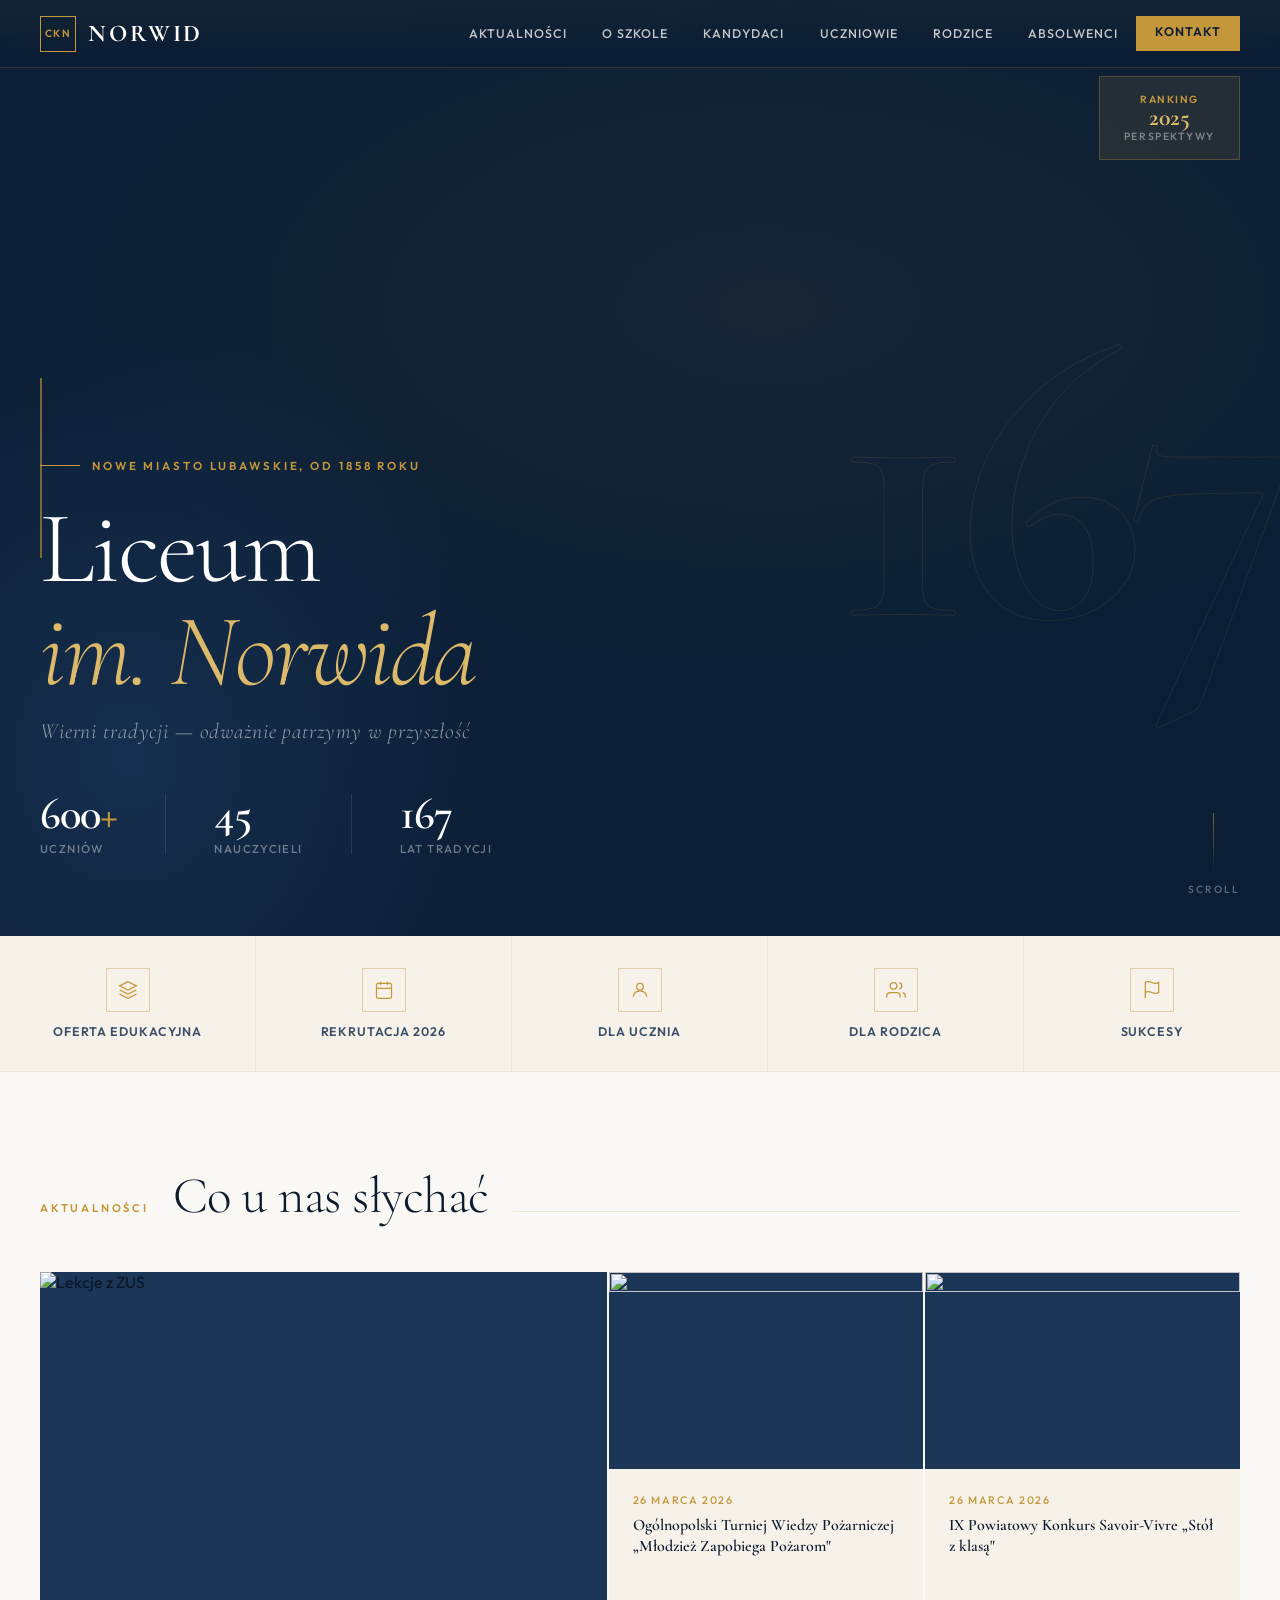
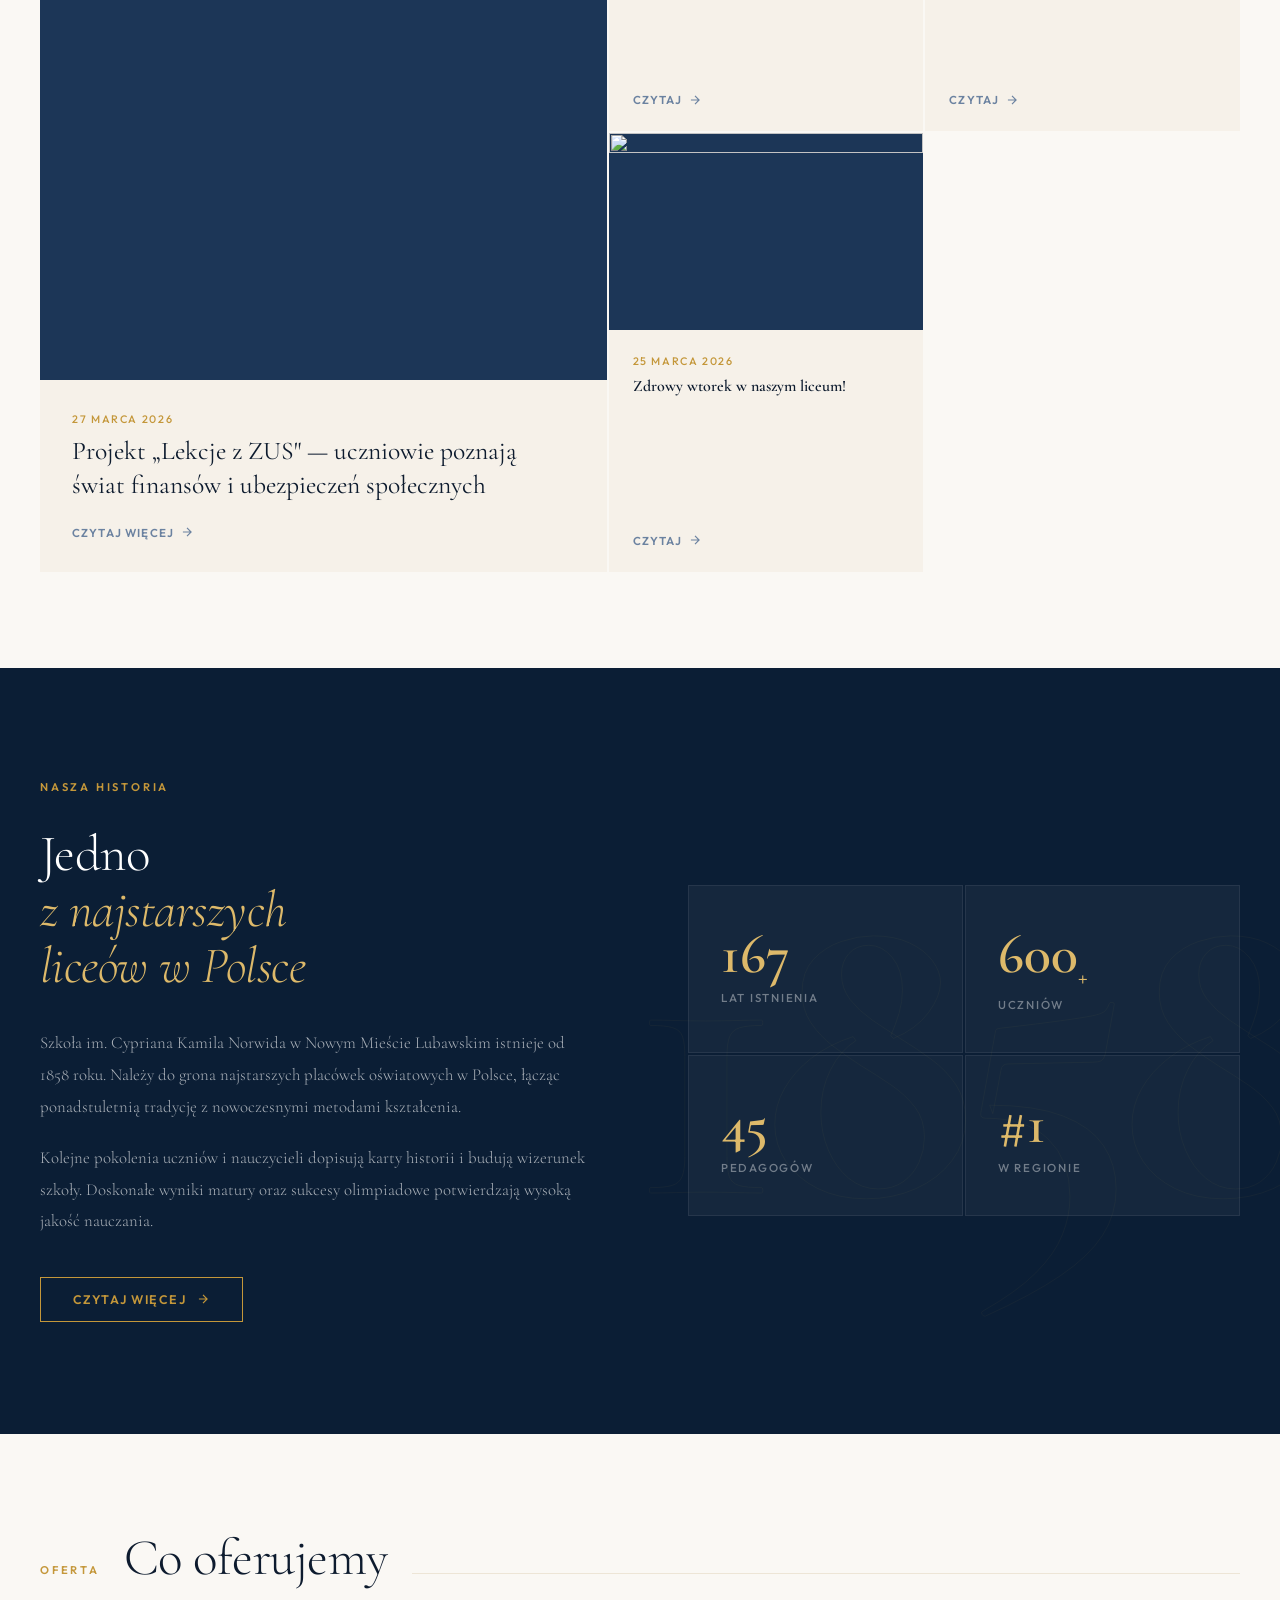
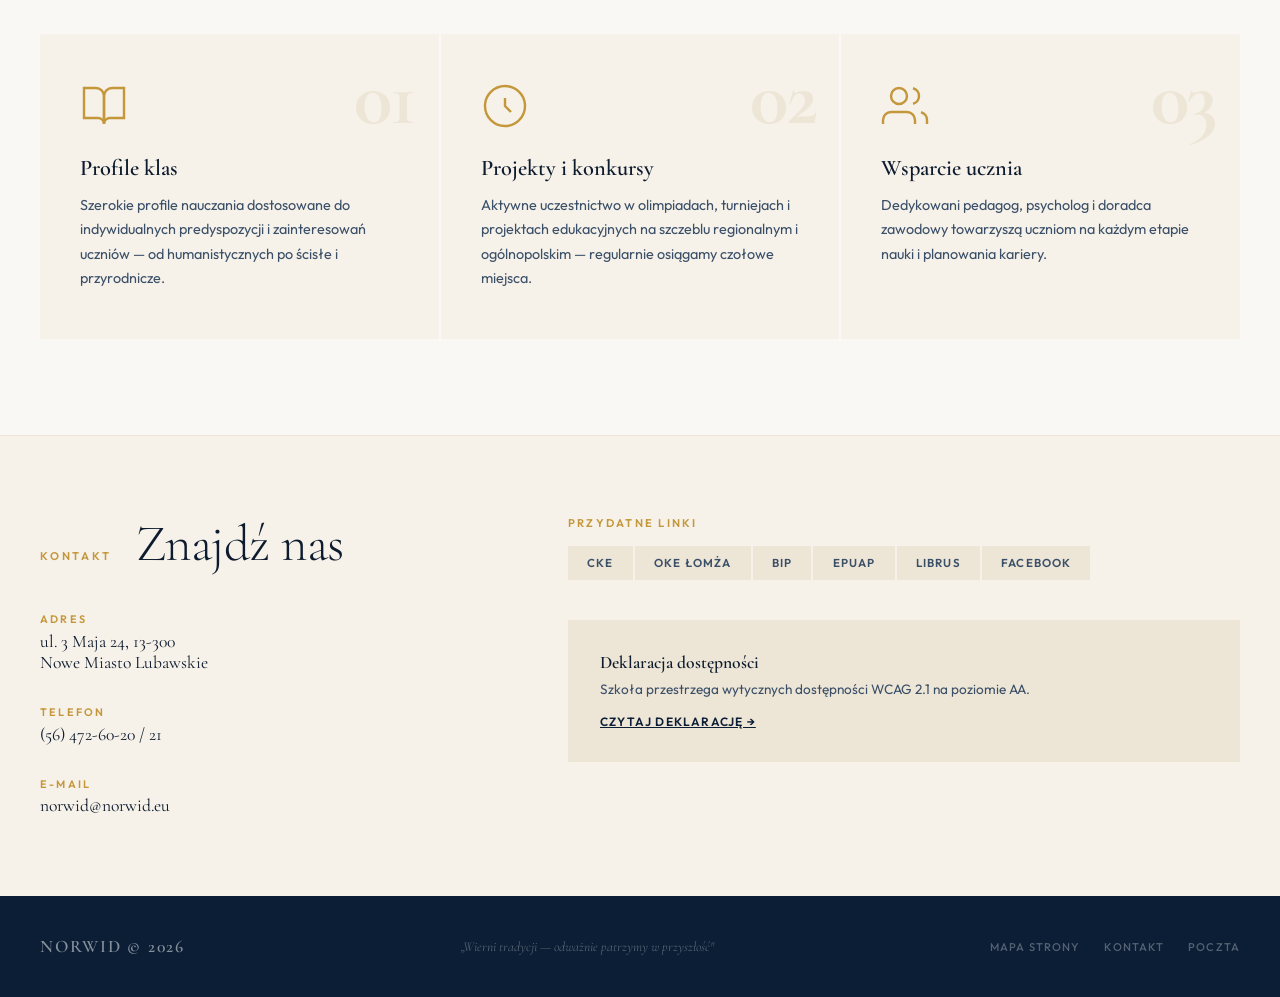
<file: projekty/norwid/index.html>
<!DOCTYPE html>
<html lang="pl">
<head>
<meta charset="UTF-8">
<meta name="viewport" content="width=device-width, initial-scale=1.0">
<title>NORWID — Liceum Ogólnokształcące</title>
<link rel="preconnect" href="https://fonts.googleapis.com">
<link href="https://fonts.googleapis.com/css2?family=Cormorant+Garamond:ital,wght@0,300;0,400;0,600;0,700;1,300;1,400&family=Outfit:wght@300;400;500;600&display=swap" rel="stylesheet">
<style>
  *, *::before, *::after { box-sizing: border-box; margin: 0; padding: 0; }

  :root {
    --navy: #0B1E35;
    --navy-mid: #142945;
    --navy-light: #1D3A5F;
    --gold: #C4973A;
    --gold-light: #DDB96A;
    --cream: #F6F1E9;
    --cream-dark: #EDE5D6;
    --warm-white: #FAF8F4;
    --text-dark: #0D1B2E;
    --text-mid: #3A4F68;
    --text-light: #6B82A0;
    --serif: 'Cormorant Garamond', Georgia, serif;
    --sans: 'Outfit', sans-serif;
    --transition: 0.35s cubic-bezier(0.4, 0, 0.2, 1);
  }

  html { scroll-behavior: smooth; }
  body { font-family: var(--sans); background: var(--warm-white); color: var(--text-dark); overflow-x: hidden; }

  /* ── NAVBAR ── */
  nav {
    position: fixed; top: 0; left: 0; right: 0; z-index: 100;
    background: rgba(11, 30, 53, 0.96); backdrop-filter: blur(12px);
    border-bottom: 1px solid rgba(196, 151, 58, 0.2);
    padding: 0 2.5rem;
    display: flex; align-items: center; justify-content: space-between;
    height: 68px;
    transition: var(--transition);
  }
  .nav-logo {
    font-family: var(--serif); font-size: 1.5rem; font-weight: 700;
    color: #fff; letter-spacing: 0.12em; text-decoration: none;
    display: flex; align-items: center; gap: 12px;
  }
  .nav-logo .logo-badge {
    width: 36px; height: 36px; border: 1.5px solid var(--gold);
    display: flex; align-items: center; justify-content: center;
    font-size: 0.65rem; font-weight: 600; letter-spacing: 0.1em;
    color: var(--gold); font-family: var(--sans);
  }
  .nav-links { display: flex; gap: 0; }
  .nav-links a {
    color: rgba(255,255,255,0.75); text-decoration: none;
    font-size: 0.78rem; font-weight: 500; letter-spacing: 0.08em;
    text-transform: uppercase; padding: 0.6rem 1.1rem;
    transition: color var(--transition);
    position: relative;
  }
  .nav-links a::after {
    content: ''; position: absolute; bottom: 0; left: 1.1rem; right: 1.1rem;
    height: 1px; background: var(--gold); transform: scaleX(0);
    transition: transform var(--transition); transform-origin: left;
  }
  .nav-links a:hover { color: #fff; }
  .nav-links a:hover::after { transform: scaleX(1); }
  .nav-cta {
    background: var(--gold); color: var(--navy) !important;
    padding: 0.5rem 1.2rem !important; font-weight: 600 !important;
    transition: background var(--transition) !important;
  }
  .nav-cta:hover { background: var(--gold-light) !important; }
  .nav-cta::after { display: none !important; }

  /* ── HERO ── */
  .hero {
    min-height: 100vh; background: var(--navy);
    display: flex; flex-direction: column; justify-content: flex-end;
    position: relative; overflow: hidden; padding: 0 0 5rem;
  }
  .hero-bg {
    position: absolute; inset: 0;
    background:
      radial-gradient(ellipse 80% 60% at 60% 30%, rgba(196,151,58,0.07) 0%, transparent 70%),
      radial-gradient(ellipse 50% 80% at 10% 80%, rgba(29,58,95,0.6) 0%, transparent 60%);
  }
  .hero-year {
    position: absolute; right: -0.02em; top: 50%; transform: translateY(-50%);
    font-family: var(--serif); font-size: clamp(18rem, 32vw, 38rem);
    font-weight: 700; line-height: 1;
    color: transparent;
    -webkit-text-stroke: 1px rgba(196,151,58,0.12);
    letter-spacing: -0.04em;
    user-select: none; pointer-events: none;
  }
  .hero-accent {
    position: absolute; left: 2.5rem; top: 50%; transform: translateY(-60%);
    width: 2px; height: 180px; background: var(--gold); opacity: 0.6;
  }
  .hero-content { position: relative; z-index: 2; padding: 0 2.5rem; max-width: 900px; }
  .hero-eyebrow {
    font-family: var(--sans); font-size: 0.72rem; font-weight: 600;
    letter-spacing: 0.25em; text-transform: uppercase;
    color: var(--gold); margin-bottom: 1.5rem;
    display: flex; align-items: center; gap: 12px;
  }
  .hero-eyebrow::before {
    content: ''; display: block; width: 40px; height: 1px; background: var(--gold);
  }
  .hero-title {
    font-family: var(--serif); font-size: clamp(3.5rem, 8vw, 7.5rem);
    font-weight: 300; line-height: 1.0; color: #fff;
    letter-spacing: -0.02em; margin-bottom: 1rem;
  }
  .hero-title em { font-style: italic; color: var(--gold-light); font-weight: 300; }
  .hero-subtitle {
    font-family: var(--serif); font-size: 1.35rem; font-weight: 300;
    color: rgba(255,255,255,0.55); letter-spacing: 0.04em; font-style: italic;
    margin-bottom: 3rem;
  }
  .hero-stats {
    display: flex; gap: 3rem; align-items: flex-start;
  }
  .hero-stat { }
  .hero-stat-num {
    font-family: var(--serif); font-size: 2.8rem; font-weight: 600;
    color: #fff; line-height: 1; letter-spacing: -0.02em;
  }
  .hero-stat-num span { color: var(--gold); }
  .hero-stat-label {
    font-size: 0.72rem; font-weight: 500; letter-spacing: 0.12em;
    text-transform: uppercase; color: rgba(255,255,255,0.4);
    margin-top: 4px;
  }
  .hero-divider { width: 1px; background: rgba(255,255,255,0.1); height: 60px; align-self: center; }
  .hero-scroll {
    position: absolute; bottom: 2.5rem; right: 2.5rem;
    display: flex; flex-direction: column; align-items: center; gap: 10px;
    color: rgba(255,255,255,0.35); font-size: 0.65rem; font-weight: 500;
    letter-spacing: 0.2em; text-transform: uppercase;
  }
  .hero-scroll-line {
    width: 1px; height: 60px; background: linear-gradient(to bottom, rgba(196,151,58,0.6), transparent);
    animation: scrollLine 1.8s ease-in-out infinite;
  }
  @keyframes scrollLine {
    0%, 100% { transform: scaleY(1); opacity: 1; }
    50% { transform: scaleY(0.6); opacity: 0.4; }
  }

  /* ── QUICK LINKS ── */
  .quicklinks {
    background: var(--cream); padding: 0;
    border-bottom: 1px solid var(--cream-dark);
  }
  .ql-grid {
    display: grid; grid-template-columns: repeat(5, 1fr);
    max-width: 1400px; margin: 0 auto;
  }
  .ql-item {
    padding: 2rem 1.5rem; display: flex; flex-direction: column;
    align-items: center; text-align: center; gap: 0.75rem;
    text-decoration: none; color: var(--text-dark);
    border-right: 1px solid var(--cream-dark);
    transition: background var(--transition), color var(--transition);
    position: relative; overflow: hidden;
  }
  .ql-item::before {
    content: ''; position: absolute; bottom: 0; left: 0; right: 0;
    height: 3px; background: var(--gold); transform: scaleX(0);
    transition: transform var(--transition);
  }
  .ql-item:hover { background: var(--warm-white); }
  .ql-item:hover::before { transform: scaleX(1); }
  .ql-item:last-child { border-right: none; }
  .ql-icon {
    width: 44px; height: 44px; border: 1.5px solid rgba(196,151,58,0.4);
    display: flex; align-items: center; justify-content: center;
    color: var(--gold);
  }
  .ql-icon svg { width: 20px; height: 20px; stroke: currentColor; fill: none; stroke-width: 1.5; }
  .ql-label { font-size: 0.78rem; font-weight: 600; letter-spacing: 0.08em; text-transform: uppercase; color: var(--text-mid); }

  /* ── SECTION HEADERS ── */
  .section-header {
    display: flex; align-items: baseline; gap: 1.5rem;
    margin-bottom: 3rem;
  }
  .section-eyebrow {
    font-size: 0.7rem; font-weight: 600; letter-spacing: 0.25em;
    text-transform: uppercase; color: var(--gold);
    white-space: nowrap;
  }
  .section-title {
    font-family: var(--serif); font-size: clamp(2rem, 4vw, 3.2rem);
    font-weight: 300; line-height: 1.1; color: var(--text-dark);
    letter-spacing: -0.01em;
  }
  .section-line {
    flex: 1; height: 1px; background: var(--cream-dark); min-width: 0;
  }

  /* ── NEWS SECTION ── */
  .news-section {
    padding: 6rem 2.5rem; max-width: 1400px; margin: 0 auto;
  }
  .news-grid { display: grid; grid-template-columns: 1.8fr 1fr 1fr; gap: 2px; }
  .news-card {
    background: var(--cream); overflow: hidden;
    position: relative; display: flex; flex-direction: column;
    text-decoration: none; color: inherit;
    transition: var(--transition);
  }
  .news-card:hover { background: var(--warm-white); }
  .news-card.featured { grid-row: span 2; }
  .news-card-img {
    width: 100%; aspect-ratio: 16/10; object-fit: cover;
    display: block; background: var(--cream-dark);
    filter: grayscale(15%) contrast(1.05);
    transition: filter var(--transition), transform 0.5s ease;
  }
  .news-card.featured .news-card-img { aspect-ratio: 4/5; }
  .news-card:hover .news-card-img { filter: grayscale(0%); transform: scale(1.02); }
  .news-card-img-wrap { overflow: hidden; }
  .news-card-body { padding: 1.5rem; flex: 1; display: flex; flex-direction: column; gap: 0.5rem; }
  .news-card.featured .news-card-body { padding: 2rem; }
  .news-date {
    font-size: 0.68rem; font-weight: 500; letter-spacing: 0.15em;
    text-transform: uppercase; color: var(--gold);
  }
  .news-title {
    font-family: var(--serif); font-weight: 600; line-height: 1.3;
    color: var(--text-dark);
  }
  .news-card.featured .news-title { font-size: 1.6rem; font-weight: 400; }
  .news-card:not(.featured) .news-title { font-size: 1rem; }
  .news-arrow {
    margin-top: auto; padding-top: 1rem;
    font-size: 0.72rem; font-weight: 600; letter-spacing: 0.1em;
    text-transform: uppercase; color: var(--text-light);
    display: flex; align-items: center; gap: 6px;
    transition: color var(--transition), gap var(--transition);
  }
  .news-card:hover .news-arrow { color: var(--gold); gap: 10px; }
  .news-arrow svg { width: 14px; height: 14px; stroke: currentColor; fill: none; stroke-width: 2; }

  /* ── HISTORY SECTION ── */
  .history-section {
    background: var(--navy); padding: 7rem 2.5rem;
    position: relative; overflow: hidden;
  }
  .history-inner { max-width: 1400px; margin: 0 auto; display: grid; grid-template-columns: 1fr 1fr; gap: 6rem; align-items: center; }
  .history-section .section-title { color: #fff; }
  .history-section .section-eyebrow { color: var(--gold); }
  .history-section .section-line { background: rgba(255,255,255,0.08); }
  .history-deco {
    position: absolute; right: -2rem; top: 50%; transform: translateY(-50%);
    font-family: var(--serif); font-size: 28rem; font-weight: 700;
    color: transparent; -webkit-text-stroke: 1px rgba(196,151,58,0.05);
    line-height: 1; user-select: none; pointer-events: none; letter-spacing: -0.05em;
  }
  .history-text {
    font-size: 1.05rem; line-height: 1.9; color: rgba(255,255,255,0.65);
    font-weight: 300; font-family: var(--serif);
  }
  .history-text p + p { margin-top: 1.2rem; }
  .history-cta {
    display: inline-flex; align-items: center; gap: 10px;
    margin-top: 2.5rem; padding: 0.85rem 2rem;
    border: 1px solid var(--gold); color: var(--gold);
    font-size: 0.78rem; font-weight: 600; letter-spacing: 0.12em;
    text-transform: uppercase; text-decoration: none;
    transition: background var(--transition), color var(--transition);
  }
  .history-cta:hover { background: var(--gold); color: var(--navy); }
  .history-cta svg { width: 14px; height: 14px; stroke: currentColor; fill: none; stroke-width: 2; }
  .history-numbers {
    display: grid; grid-template-columns: 1fr 1fr; gap: 2px; position: relative; z-index: 1;
  }
  .hist-num-card {
    background: rgba(255,255,255,0.04); border: 1px solid rgba(255,255,255,0.07);
    padding: 2.5rem 2rem; transition: background var(--transition);
  }
  .hist-num-card:hover { background: rgba(196,151,58,0.07); }
  .hist-num { font-family: var(--serif); font-size: 3.5rem; font-weight: 600; color: var(--gold-light); line-height: 1; }
  .hist-num sub { font-size: 1.5rem; }
  .hist-label { font-size: 0.72rem; font-weight: 500; letter-spacing: 0.15em; text-transform: uppercase; color: rgba(255,255,255,0.4); margin-top: 0.5rem; }

  /* ── OFFER SECTION ── */
  .offer-section { padding: 6rem 2.5rem; background: var(--warm-white); }
  .offer-inner { max-width: 1400px; margin: 0 auto; }
  .offer-grid { display: grid; grid-template-columns: repeat(3, 1fr); gap: 2px; }
  .offer-card {
    background: var(--cream); padding: 3rem 2.5rem;
    position: relative; overflow: hidden;
    transition: background var(--transition);
  }
  .offer-card:hover { background: var(--cream-dark); }
  .offer-card::before {
    content: ''; position: absolute; top: 0; left: 0; right: 0;
    height: 2px; background: var(--gold); transform: scaleX(0);
    transition: transform var(--transition); transform-origin: left;
  }
  .offer-card:hover::before { transform: scaleX(1); }
  .offer-num {
    font-family: var(--serif); font-size: 5rem; font-weight: 700;
    color: var(--cream-dark); line-height: 1; position: absolute;
    right: 1.5rem; top: 1.5rem; letter-spacing: -0.03em;
    transition: color var(--transition);
  }
  .offer-card:hover .offer-num { color: rgba(196,151,58,0.15); }
  .offer-icon { width: 48px; height: 48px; margin-bottom: 1.5rem; color: var(--gold); }
  .offer-icon svg { width: 100%; height: 100%; stroke: currentColor; fill: none; stroke-width: 1.2; }
  .offer-title { font-family: var(--serif); font-size: 1.4rem; font-weight: 600; margin-bottom: 0.75rem; }
  .offer-desc { font-size: 0.9rem; line-height: 1.7; color: var(--text-mid); }

  /* ── CONTACT SECTION ── */
  .contact-section {
    padding: 5rem 2.5rem; background: var(--cream);
    border-top: 1px solid var(--cream-dark);
  }
  .contact-inner { max-width: 1400px; margin: 0 auto; display: grid; grid-template-columns: 1fr 1.5fr; gap: 5rem; align-items: start; }
  .contact-item { display: flex; flex-direction: column; gap: 0.3rem; }
  .contact-label { font-size: 0.68rem; font-weight: 600; letter-spacing: 0.2em; text-transform: uppercase; color: var(--gold); }
  .contact-val { font-family: var(--serif); font-size: 1.1rem; color: var(--text-dark); }
  .contact-grid { display: flex; flex-direction: column; gap: 2rem; }
  .contact-links { display: flex; flex-wrap: wrap; gap: 2px; margin-top: 1rem; }
  .contact-link {
    padding: 0.6rem 1.2rem; background: var(--cream-dark);
    font-size: 0.72rem; font-weight: 600; letter-spacing: 0.1em;
    text-transform: uppercase; text-decoration: none; color: var(--text-mid);
    transition: background var(--transition), color var(--transition);
  }
  .contact-link:hover { background: var(--navy); color: #fff; }

  /* ── FOOTER ── */
  footer {
    background: var(--navy); padding: 2.5rem 2.5rem;
    display: flex; justify-content: space-between; align-items: center;
    flex-wrap: wrap; gap: 1rem;
  }
  footer .foot-logo { font-family: var(--serif); font-size: 1.1rem; font-weight: 600; color: rgba(255,255,255,0.5); letter-spacing: 0.1em; }
  footer .foot-motto { font-family: var(--serif); font-size: 0.85rem; font-style: italic; color: rgba(255,255,255,0.3); }
  footer .foot-links { display: flex; gap: 1.5rem; }
  footer .foot-links a { font-size: 0.7rem; font-weight: 500; letter-spacing: 0.1em; text-transform: uppercase; color: rgba(255,255,255,0.3); text-decoration: none; transition: color var(--transition); }
  footer .foot-links a:hover { color: var(--gold); }

  /* ── FADE-IN ANIMATION ── */
  .fade-in { opacity: 0; transform: translateY(28px); transition: opacity 0.7s ease, transform 0.7s ease; }
  .fade-in.visible { opacity: 1; transform: translateY(0); }

  /* ── RANKING BADGE ── */
  .ranking-badge {
    position: absolute; top: 2.5rem; right: 2.5rem;
    background: rgba(196,151,58,0.12); border: 1px solid rgba(196,151,58,0.3);
    padding: 1rem 1.5rem; text-align: center; z-index: 2;
  }
  .ranking-text { font-size: 0.65rem; font-weight: 600; letter-spacing: 0.15em; text-transform: uppercase; color: var(--gold); }
  .ranking-year { font-family: var(--serif); font-size: 1.5rem; font-weight: 700; color: var(--gold-light); line-height: 1; }

  /* ── ANNOUNCEMENT BAR ── */
  .announce-bar {
    background: var(--gold); padding: 0.65rem 2.5rem;
    display: flex; align-items: center; justify-content: center;
    gap: 1.5rem; font-size: 0.78rem; font-weight: 600;
    letter-spacing: 0.05em; color: var(--navy);
  }
  .announce-bar a { color: var(--navy); font-weight: 700; text-decoration: underline; }

  @media (max-width: 1024px) {
    .nav-links { display: none; }
    .ql-grid { grid-template-columns: repeat(3, 1fr); }
    .ql-item:nth-child(n+4) { border-top: 1px solid var(--cream-dark); }
    .news-grid { grid-template-columns: 1fr 1fr; }
    .news-card.featured { grid-column: span 2; grid-row: auto; }
    .history-inner { grid-template-columns: 1fr; gap: 4rem; }
    .offer-grid { grid-template-columns: 1fr 1fr; }
    .contact-inner { grid-template-columns: 1fr; gap: 3rem; }
  }
  @media (max-width: 640px) {
    .ql-grid { grid-template-columns: repeat(2, 1fr); }
    .news-grid { grid-template-columns: 1fr; }
    .news-card.featured { grid-column: auto; }
    .offer-grid { grid-template-columns: 1fr; }
    .hero-stats { flex-wrap: wrap; gap: 1.5rem; }
    .history-numbers { grid-template-columns: 1fr 1fr; }
  }
</style>
</head>
<body>

<!-- ANNOUNCEMENT BAR -->
<div class="announce-bar">
  <span>🎓 Rekrutacja 2026/2027 już otwarta —</span>
  <a href="#">Sprawdź ofertę edukacyjną</a>
</div>

<!-- NAVBAR -->
<nav>
  <a href="#" class="nav-logo">
    <div class="logo-badge">CKN</div>
    NORWID
  </a>
  <div class="nav-links">
    <a href="#">Aktualności</a>
    <a href="#">O szkole</a>
    <a href="#">Kandydaci</a>
    <a href="#">Uczniowie</a>
    <a href="#">Rodzice</a>
    <a href="#">Absolwenci</a>
    <a href="#kontakt" class="nav-cta">Kontakt</a>
  </div>
</nav>

<!-- HERO -->
<section class="hero">
  <div class="hero-bg"></div>
  <div class="hero-year">167</div>
  <div class="hero-accent"></div>
  <div class="ranking-badge">
    <div class="ranking-text">Ranking</div>
    <div class="ranking-year">2025</div>
    <div class="ranking-text" style="color:rgba(255,255,255,0.4)">Perspektywy</div>
  </div>
  <div class="hero-content">
    <div class="hero-eyebrow">Nowe Miasto Lubawskie, od 1858 roku</div>
    <h1 class="hero-title">Liceum<br><em>im. Norwida</em></h1>
    <p class="hero-subtitle">Wierni tradycji — odważnie patrzymy w przyszłość</p>
    <div class="hero-stats">
      <div class="hero-stat">
        <div class="hero-stat-num">600<span>+</span></div>
        <div class="hero-stat-label">Uczniów</div>
      </div>
      <div class="hero-divider"></div>
      <div class="hero-stat">
        <div class="hero-stat-num">45</div>
        <div class="hero-stat-label">Nauczycieli</div>
      </div>
      <div class="hero-divider"></div>
      <div class="hero-stat">
        <div class="hero-stat-num">167</div>
        <div class="hero-stat-label">Lat tradycji</div>
      </div>
    </div>
  </div>
  <div class="hero-scroll">
    <div class="hero-scroll-line"></div>
    Scroll
  </div>
</section>

<!-- QUICK LINKS -->
<section class="quicklinks">
  <div class="ql-grid">
    <a href="#" class="ql-item">
      <div class="ql-icon">
        <svg viewBox="0 0 24 24"><path d="M12 2L2 7l10 5 10-5-10-5zM2 17l10 5 10-5M2 12l10 5 10-5"/></svg>
      </div>
      <span class="ql-label">Oferta edukacyjna</span>
    </a>
    <a href="#" class="ql-item">
      <div class="ql-icon">
        <svg viewBox="0 0 24 24"><rect x="3" y="4" width="18" height="18" rx="2"/><path d="M16 2v4M8 2v4M3 10h18"/></svg>
      </div>
      <span class="ql-label">Rekrutacja 2026</span>
    </a>
    <a href="#" class="ql-item">
      <div class="ql-icon">
        <svg viewBox="0 0 24 24"><circle cx="12" cy="8" r="4"/><path d="M4 20c0-4 3.6-7 8-7s8 3 8 7"/></svg>
      </div>
      <span class="ql-label">Dla ucznia</span>
    </a>
    <a href="#" class="ql-item">
      <div class="ql-icon">
        <svg viewBox="0 0 24 24"><path d="M17 21v-2a4 4 0 0 0-4-4H5a4 4 0 0 0-4 4v2"/><circle cx="9" cy="7" r="4"/><path d="M23 21v-2a4 4 0 0 0-3-3.87M16 3.13a4 4 0 0 1 0 7.75"/></svg>
      </div>
      <span class="ql-label">Dla rodzica</span>
    </a>
    <a href="#" class="ql-item">
      <div class="ql-icon">
        <svg viewBox="0 0 24 24"><path d="M4 15s1-1 4-1 5 2 8 2 4-1 4-1V3s-1 1-4 1-5-2-8-2-4 1-4 1z"/><line x1="4" y1="22" x2="4" y2="15"/></svg>
      </div>
      <span class="ql-label">Sukcesy</span>
    </a>
  </div>
</section>

<!-- NEWS -->
<section class="news-section">
  <div class="section-header fade-in">
    <span class="section-eyebrow">Aktualności</span>
    <h2 class="section-title">Co u nas słychać</h2>
    <div class="section-line"></div>
  </div>
  <div class="news-grid fade-in">
    <!-- Featured -->
    <a href="#" class="news-card featured">
      <div class="news-card-img-wrap">
        <img class="news-card-img" src="https://www.norwid.eu/wp-content/uploads/2026/03/xWhatsApp-Image-2026-03-27-at-11.59.26-400x300.jpeg.pagespeed.ic.F1LXSgF9A_.jpg" alt="Lekcje z ZUS" onerror="this.style.background='#1D3A5F';this.removeAttribute('src')">
      </div>
      <div class="news-card-body">
        <div class="news-date">27 marca 2026</div>
        <h3 class="news-title">Projekt „Lekcje z ZUS" — uczniowie poznają świat finansów i ubezpieczeń społecznych</h3>
        <div class="news-arrow">
          Czytaj więcej
          <svg viewBox="0 0 24 24"><path d="M5 12h14M12 5l7 7-7 7"/></svg>
        </div>
      </div>
    </a>
    <!-- Card 2 -->
    <a href="#" class="news-card">
      <div class="news-card-img-wrap">
        <img class="news-card-img" src="https://www.norwid.eu/wp-content/uploads/2026/03/xWhatsApp-Image-2026-03-26-at-09.44.27-400x300.jpeg.pagespeed.ic.gKfriMreLT.jpg" alt="" onerror="this.style.background='#1D3A5F';this.removeAttribute('src')">
      </div>
      <div class="news-card-body">
        <div class="news-date">26 marca 2026</div>
        <h3 class="news-title">Ogólnopolski Turniej Wiedzy Pożarniczej „Młodzież Zapobiega Pożarom"</h3>
        <div class="news-arrow">Czytaj <svg viewBox="0 0 24 24"><path d="M5 12h14M12 5l7 7-7 7"/></svg></div>
      </div>
    </a>
    <!-- Card 3 -->
    <a href="#" class="news-card">
      <div class="news-card-img-wrap">
        <img class="news-card-img" src="https://www.norwid.eu/wp-content/uploads/2026/03/xWhatsApp-Image-2026-03-25-at-20.39.31-5-400x300.jpeg.pagespeed.ic.FwPwnwTKRt.jpg" alt="" onerror="this.style.background='#1D3A5F';this.removeAttribute('src')">
      </div>
      <div class="news-card-body">
        <div class="news-date">26 marca 2026</div>
        <h3 class="news-title">IX Powiatowy Konkurs Savoir-Vivre „Stół z klasą"</h3>
        <div class="news-arrow">Czytaj <svg viewBox="0 0 24 24"><path d="M5 12h14M12 5l7 7-7 7"/></svg></div>
      </div>
    </a>
    <!-- Card 4 -->
    <a href="#" class="news-card">
      <div class="news-card-img-wrap">
        <img class="news-card-img" src="https://www.norwid.eu/wp-content/uploads/2026/03/xWhatsApp-Image-2026-03-25-at-08.36.47-2-400x300.jpeg.pagespeed.ic.7QS7xWoIMD.jpg" alt="" onerror="this.style.background='#1D3A5F';this.removeAttribute('src')">
      </div>
      <div class="news-card-body">
        <div class="news-date">25 marca 2026</div>
        <h3 class="news-title">Zdrowy wtorek w naszym liceum!</h3>
        <div class="news-arrow">Czytaj <svg viewBox="0 0 24 24"><path d="M5 12h14M12 5l7 7-7 7"/></svg></div>
      </div>
    </a>
  </div>
</section>

<!-- HISTORIA -->
<section class="history-section">
  <div class="history-deco">1858</div>
  <div class="history-inner">
    <div class="fade-in">
      <div class="section-header" style="margin-bottom:2rem;">
        <span class="section-eyebrow">Nasza historia</span>
      </div>
      <h2 class="section-title" style="color:#fff; margin-bottom:2rem;">Jedno<br><em style="color:var(--gold-light)">z najstarszych<br>liceów w Polsce</em></h2>
      <div class="history-text">
        <p>Szkoła im. Cypriana Kamila Norwida w Nowym Mieście Lubawskim istnieje od 1858 roku. Należy do grona najstarszych placówek oświatowych w Polsce, łącząc ponadstuletnią tradycję z nowoczesnymi metodami kształcenia.</p>
        <p>Kolejne pokolenia uczniów i nauczycieli dopisują karty historii i budują wizerunek szkoły. Doskonałe wyniki matury oraz sukcesy olimpiadowe potwierdzają wysoką jakość nauczania.</p>
      </div>
      <a href="#" class="history-cta">
        Czytaj więcej
        <svg viewBox="0 0 24 24"><path d="M5 12h14M12 5l7 7-7 7"/></svg>
      </a>
    </div>
    <div class="history-numbers fade-in">
      <div class="hist-num-card">
        <div class="hist-num">167</div>
        <div class="hist-label">Lat istnienia</div>
      </div>
      <div class="hist-num-card">
        <div class="hist-num">600<sub>+</sub></div>
        <div class="hist-label">Uczniów</div>
      </div>
      <div class="hist-num-card">
        <div class="hist-num">45</div>
        <div class="hist-label">Pedagogów</div>
      </div>
      <div class="hist-num-card">
        <div class="hist-num">#1</div>
        <div class="hist-label">W regionie</div>
      </div>
    </div>
  </div>
</section>

<!-- OFERTA -->
<section class="offer-section">
  <div class="offer-inner">
    <div class="section-header fade-in">
      <span class="section-eyebrow">Oferta</span>
      <h2 class="section-title">Co oferujemy</h2>
      <div class="section-line"></div>
    </div>
    <div class="offer-grid">
      <div class="offer-card fade-in">
        <div class="offer-num">01</div>
        <div class="offer-icon">
          <svg viewBox="0 0 24 24"><path d="M2 3h6a4 4 0 0 1 4 4v14a3 3 0 0 0-3-3H2z"/><path d="M22 3h-6a4 4 0 0 0-4 4v14a3 3 0 0 1 3-3h7z"/></svg>
        </div>
        <h3 class="offer-title">Profile klas</h3>
        <p class="offer-desc">Szerokie profile nauczania dostosowane do indywidualnych predyspozycji i zainteresowań uczniów — od humanistycznych po ścisłe i przyrodnicze.</p>
      </div>
      <div class="offer-card fade-in" style="transition-delay:0.1s">
        <div class="offer-num">02</div>
        <div class="offer-icon">
          <svg viewBox="0 0 24 24"><circle cx="12" cy="12" r="10"/><path d="M12 8v4l3 3"/></svg>
        </div>
        <h3 class="offer-title">Projekty i konkursy</h3>
        <p class="offer-desc">Aktywne uczestnictwo w olimpiadach, turniejach i projektach edukacyjnych na szczeblu regionalnym i ogólnopolskim — regularnie osiągamy czołowe miejsca.</p>
      </div>
      <div class="offer-card fade-in" style="transition-delay:0.2s">
        <div class="offer-num">03</div>
        <div class="offer-icon">
          <svg viewBox="0 0 24 24"><path d="M17 21v-2a4 4 0 0 0-4-4H5a4 4 0 0 0-4 4v2"/><circle cx="9" cy="7" r="4"/><path d="M23 21v-2a4 4 0 0 0-3-3.87M16 3.13a4 4 0 0 1 0 7.75"/></svg>
        </div>
        <h3 class="offer-title">Wsparcie ucznia</h3>
        <p class="offer-desc">Dedykowani pedagog, psycholog i doradca zawodowy towarzyszą uczniom na każdym etapie nauki i planowania kariery.</p>
      </div>
    </div>
  </div>
</section>

<!-- KONTAKT -->
<section class="contact-section" id="kontakt">
  <div class="contact-inner">
    <div class="fade-in">
      <div class="section-header" style="margin-bottom:2.5rem;">
        <span class="section-eyebrow">Kontakt</span>
        <h2 class="section-title">Znajdź nas</h2>
      </div>
      <div class="contact-grid">
        <div class="contact-item">
          <span class="contact-label">Adres</span>
          <span class="contact-val">ul. 3 Maja 24, 13-300<br>Nowe Miasto Lubawskie</span>
        </div>
        <div class="contact-item">
          <span class="contact-label">Telefon</span>
          <span class="contact-val">(56) 472-60-20 / 21</span>
        </div>
        <div class="contact-item">
          <span class="contact-label">E-mail</span>
          <span class="contact-val">norwid@norwid.eu</span>
        </div>
      </div>
    </div>
    <div class="fade-in" style="transition-delay:0.15s">
      <div style="font-size:0.7rem; font-weight:600; letter-spacing:0.2em; text-transform:uppercase; color:var(--gold); margin-bottom:1rem;">Przydatne linki</div>
      <div class="contact-links">
        <a href="https://cke.gov.pl/" target="_blank" class="contact-link">CKE</a>
        <a href="http://www.oke.lomza.pl/" target="_blank" class="contact-link">OKE Łomża</a>
        <a href="https://www.e-bip.org.pl/norwid/" target="_blank" class="contact-link">BIP</a>
        <a href="https://epuap.gov.pl/" target="_blank" class="contact-link">ePUAP</a>
        <a href="https://portal.librus.pl/szkola" target="_blank" class="contact-link">Librus</a>
        <a href="https://www.facebook.com/profile.php?id=100074408945390" target="_blank" class="contact-link">Facebook</a>
      </div>
      <div style="margin-top:2.5rem; padding:2rem; background:var(--cream-dark);">
        <div style="font-family:var(--serif); font-size:1.1rem; font-weight:600; margin-bottom:0.4rem;">Deklaracja dostępności</div>
        <p style="font-size:0.85rem; color:var(--text-mid); line-height:1.6;">Szkoła przestrzega wytycznych dostępności WCAG 2.1 na poziomie AA.</p>
        <a href="#" style="display:inline-block; margin-top:0.8rem; font-size:0.75rem; font-weight:600; letter-spacing:0.1em; text-transform:uppercase; color:var(--navy); text-decoration:underline;">Czytaj deklarację →</a>
      </div>
    </div>
  </div>
</section>

<!-- FOOTER -->
<footer>
  <div class="foot-logo">NORWID © 2026</div>
  <div class="foot-motto">„Wierni tradycji — odważnie patrzymy w przyszłość"</div>
  <div class="foot-links">
    <a href="#">Mapa strony</a>
    <a href="#">Kontakt</a>
    <a href="#">Poczta</a>
  </div>
</footer>

<script>
  const observer = new IntersectionObserver((entries) => {
    entries.forEach(e => {
      if (e.isIntersecting) { e.target.classList.add('visible'); }
    });
  }, { threshold: 0.12 });
  document.querySelectorAll('.fade-in').forEach(el => observer.observe(el));
</script>
</body>
</html>
</file>
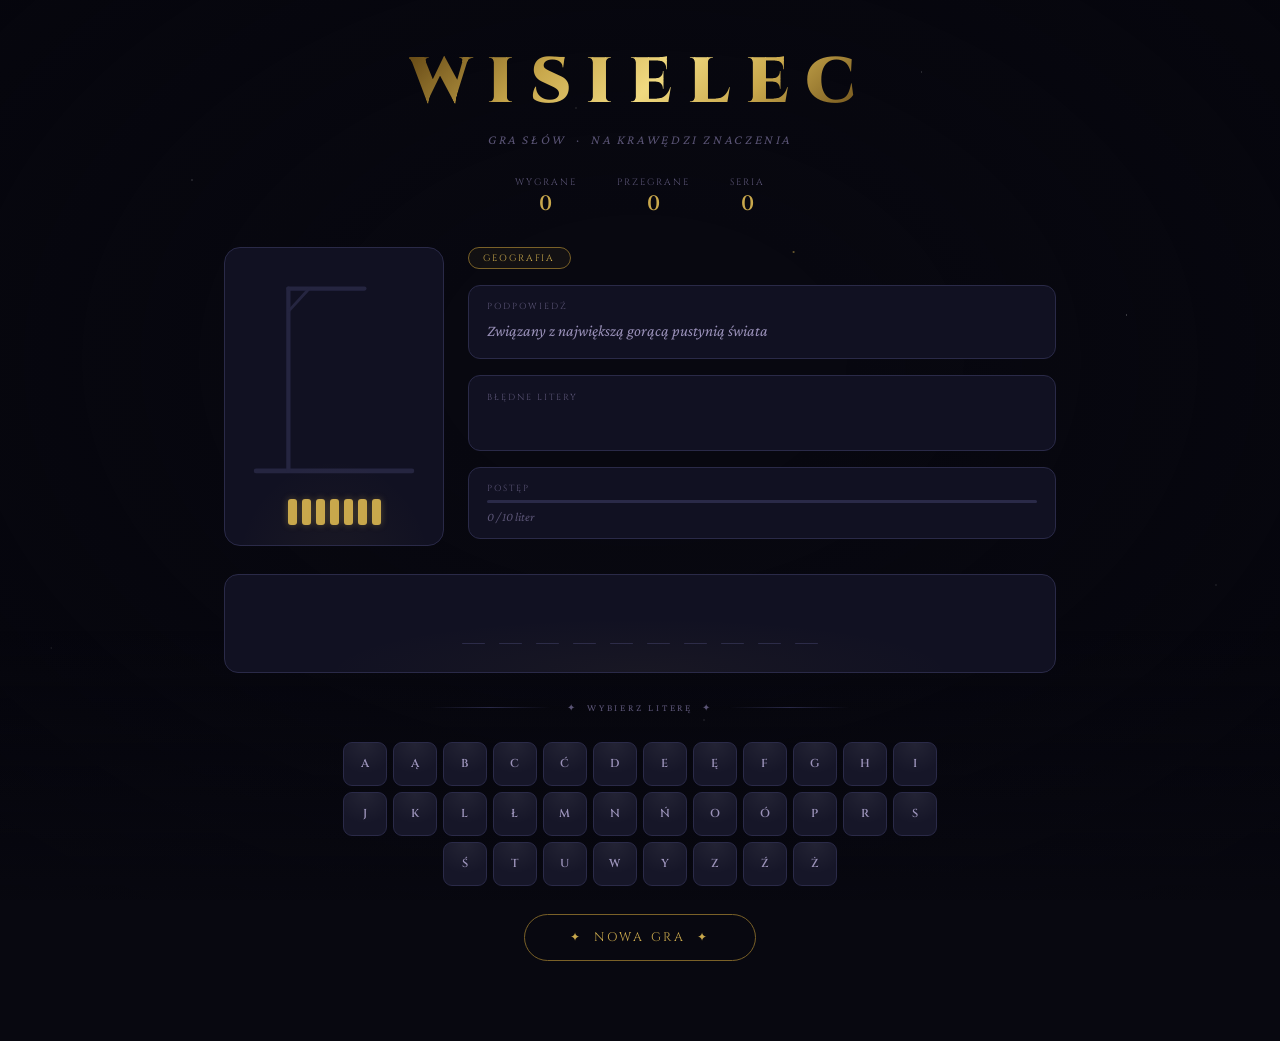
<file: projekty/wisielec/index.html>
<!DOCTYPE html>
<html lang="pl">
<head>
<meta charset="UTF-8">
<meta name="viewport" content="width=device-width, initial-scale=1.0">
<title>Wisielec</title>
<link href="https://fonts.googleapis.com/css2?family=Cinzel:wght@600;900&family=Crimson+Pro:ital,wght@0,300;0,400;1,300&display=swap" rel="stylesheet">
<style>
*,*::before,*::after{box-sizing:border-box;margin:0;padding:0}
:root{
  --bg:#080810;--bg2:#0d0d1a;--surface:#111122;--surface2:#161628;
  --border:#1e1e36;--border2:#2a2a48;
  --gold:#c9a84c;--gold2:#e8c96a;--gold-dim:#7a6128;
  --red:#c94040;--red2:#e85555;--green:#3daa6e;--green2:#55cc88;
  --text:#eeeaf0;--text2:#9990b8;--text3:#5a5475;
}
html,body{height:100%}
body{
  background:var(--bg);color:var(--text);
  font-family:'Crimson Pro',Georgia,serif;
  min-height:100vh;display:flex;flex-direction:column;
  align-items:center;overflow-x:hidden;position:relative;
}

/* Background atmosphere */
.bg-stars{
  position:fixed;inset:0;pointer-events:none;z-index:0;
  background:
    radial-gradient(1px 1px at 15% 20%,rgba(255,255,255,.55) 0%,transparent 100%),
    radial-gradient(1px 1px at 72% 8%,rgba(255,255,255,.4) 0%,transparent 100%),
    radial-gradient(1px 1px at 88% 35%,rgba(255,255,255,.6) 0%,transparent 100%),
    radial-gradient(1px 1px at 33% 60%,rgba(255,255,255,.35) 0%,transparent 100%),
    radial-gradient(1px 1px at 55% 80%,rgba(255,255,255,.5) 0%,transparent 100%),
    radial-gradient(1px 1px at 4% 72%,rgba(255,255,255,.4) 0%,transparent 100%),
    radial-gradient(1px 1px at 95% 65%,rgba(255,255,255,.45) 0%,transparent 100%),
    radial-gradient(1px 1px at 45% 12%,rgba(255,255,255,.3) 0%,transparent 100%),
    radial-gradient(1px 1px at 78% 52%,rgba(255,255,255,.5) 0%,transparent 100%),
    radial-gradient(1.5px 1.5px at 62% 28%,rgba(201,168,76,.7) 0%,transparent 100%),
    radial-gradient(1.5px 1.5px at 22% 42%,rgba(201,168,76,.5) 0%,transparent 100%);
}
.bg-vignette{
  position:fixed;inset:0;pointer-events:none;z-index:0;
  background:radial-gradient(ellipse 80% 80% at 50% 40%,transparent 20%,rgba(5,5,12,.88) 100%);
}
.bg-fog{
  position:fixed;bottom:0;left:0;right:0;height:30%;pointer-events:none;z-index:0;
  background:linear-gradient(to top,rgba(8,8,16,.8) 0%,transparent 100%);
}

/* Layout */
.page{
  position:relative;z-index:1;width:100%;max-width:880px;
  padding:2.5rem 1.5rem 5rem;
  display:flex;flex-direction:column;align-items:center;gap:1.8rem;
}

/* Header */
.header{text-align:center}
.title{
  font-family:'Cinzel',serif;font-size:clamp(2.2rem,6vw,4rem);font-weight:900;
  letter-spacing:.25em;
  background:linear-gradient(135deg,#5c4010 0%,#c9a84c 30%,#f0d980 52%,#c9a84c 72%,#5c4010 100%);
  -webkit-background-clip:text;-webkit-text-fill-color:transparent;background-clip:text;
  animation:title-pulse 5s ease-in-out infinite alternate;
  margin-bottom:.4rem;
}
@keyframes title-pulse{
  0%{filter:drop-shadow(0 0 10px rgba(201,168,76,.1))}
  100%{filter:drop-shadow(0 0 40px rgba(201,168,76,.3))}
}
.tagline{font-style:italic;font-size:.82rem;color:var(--text3);letter-spacing:.2em;text-transform:uppercase}

/* Score */
.score-strip{display:flex;gap:2.5rem}
.score-item{text-align:center}
.score-label{font-family:'Cinzel',serif;font-size:.58rem;letter-spacing:.22em;color:var(--text3);text-transform:uppercase;display:block}
.score-val{font-family:'Cinzel',serif;font-size:1.3rem;font-weight:600;color:var(--gold);display:block;margin-top:.1rem}

/* Arena */
.arena{
  width:100%;display:grid;grid-template-columns:220px 1fr;gap:1.5rem;align-items:start;
}
@media(max-width:580px){.arena{grid-template-columns:1fr}}

/* Gallows card */
.gallows-card{
  background:var(--surface);border:1px solid var(--border2);border-radius:16px;
  padding:1.25rem 1rem;display:flex;flex-direction:column;align-items:center;gap:1rem;
  position:relative;overflow:hidden;
}
.gallows-card::before{
  content:'';position:absolute;inset:0;
  background:radial-gradient(ellipse 70% 60% at 50% 110%,rgba(201,168,76,.05) 0%,transparent 65%);
  pointer-events:none;
}
#gsvg{width:190px;height:215px;overflow:visible}

/* Rope + body gentle idle sway */
.sway-group{transform-origin:130px 38px;animation:sway-idle 4s ease-in-out infinite}
@keyframes sway-idle{
  0%,100%{transform:rotate(0deg)}
  25%{transform:rotate(.7deg)}
  75%{transform:rotate(-.5deg)}
}

/* Draw-on for each body part */
.gpart{opacity:0;stroke-dasharray:300;stroke-dashoffset:300;transition:opacity .05s}
.gpart.show{opacity:1;animation:draw-part .55s cubic-bezier(.4,0,.2,1) forwards}
@keyframes draw-part{to{stroke-dashoffset:0}}
#ph{stroke-dasharray:110;stroke-dashoffset:110}
.face-el{opacity:0;transition:opacity .35s .55s}
.face-el.show{opacity:1}

/* Lives pips */
.lives-row{display:flex;gap:5px}
.pip{
  width:9px;height:26px;border-radius:3px;
  background:var(--gold);box-shadow:0 0 7px rgba(201,168,76,.35);
  transition:background .45s,height .45s,transform .3s,box-shadow .4s;
}
.pip.lost{background:var(--red);height:13px;transform:scaleX(.65);box-shadow:0 0 7px rgba(201,80,80,.3)}

/* Info panel */
.info-panel{display:flex;flex-direction:column;gap:1rem}
.cat-row{display:flex;align-items:center;gap:.6rem;flex-wrap:wrap}
.cat-badge{
  font-family:'Cinzel',serif;font-size:.58rem;letter-spacing:.2em;text-transform:uppercase;
  padding:.25rem .9rem;border:1px solid var(--gold-dim);border-radius:999px;
  color:var(--gold);background:rgba(201,168,76,.06);
}
.proverb-flag{font-size:.7rem;font-style:italic;color:var(--text3)}
.info-box{background:var(--surface);border:1px solid var(--border2);border-radius:12px;padding:.9rem 1.15rem}
.box-lbl{font-family:'Cinzel',serif;font-size:.55rem;letter-spacing:.22em;text-transform:uppercase;color:var(--text3);display:block;margin-bottom:.4rem}
.hint-text{font-size:1rem;font-style:italic;color:var(--text2);line-height:1.6}
.wrong-area{display:flex;flex-wrap:wrap;gap:5px;min-height:26px}
.wchip{
  font-family:'Cinzel',serif;font-size:.8rem;color:var(--red2);
  padding:.12rem .48rem;border:1px solid rgba(200,80,80,.25);border-radius:5px;
  background:rgba(200,80,80,.06);
  animation:chip-pop .28s cubic-bezier(.34,1.56,.64,1) both;
}
@keyframes chip-pop{
  0%{transform:scale(0) rotate(-15deg);opacity:0}
  100%{transform:scale(1) rotate(0deg);opacity:1}
}

/* Progress bar */
.prog-track{height:3px;border-radius:2px;background:var(--border2);overflow:hidden;margin-top:.3rem}
.prog-fill{height:100%;width:0%;border-radius:2px;background:linear-gradient(90deg,var(--gold-dim),var(--gold2));transition:width .5s ease}
.prog-text{font-size:.78rem;font-style:italic;color:var(--text3);margin-top:.4rem}

/* Word display */
.word-wrap{
  width:100%;background:var(--surface);border:1px solid var(--border2);
  border-radius:14px;padding:1.75rem 1.25rem;position:relative;overflow:hidden;
}
.word-wrap::after{
  content:'';position:absolute;inset:0;pointer-events:none;
  background:radial-gradient(ellipse 55% 80% at 50% 100%,rgba(201,168,76,.04) 0%,transparent 70%);
}
.word-inner{display:flex;flex-wrap:wrap;gap:10px 14px;justify-content:center;align-items:flex-end}
.slot{display:flex;flex-direction:column;align-items:center;gap:4px}
.slot-ch{
  font-family:'Cinzel',serif;font-size:clamp(1.5rem,3.5vw,2.1rem);font-weight:600;
  color:var(--gold);min-width:1.1ch;text-align:center;
  min-height:2.2rem;display:flex;align-items:flex-end;justify-content:center;
}
.slot-ch.reveal{animation:letter-drop .4s cubic-bezier(.34,1.56,.64,1) both}
.slot-ch.reveal-wrong{color:var(--red2);animation:letter-drop .4s cubic-bezier(.34,1.56,.64,1) both}
@keyframes letter-drop{
  0%{transform:translateY(-20px) scale(.4);opacity:0}
  65%{transform:translateY(5px) scale(1.15)}
  100%{transform:translateY(0) scale(1);opacity:1}
}
.slot-line{width:100%;height:1.5px;background:var(--border2);border-radius:1px;transition:background .4s,box-shadow .4s}
.slot.lit .slot-line{background:var(--gold);box-shadow:0 0 9px rgba(201,168,76,.45)}
.slot.sp .slot-line{background:transparent!important;box-shadow:none!important}

/* Status banner */
.banner{width:100%;border-radius:14px;padding:1.5rem 2rem;text-align:center;display:none}
.banner.win{
  display:block;
  background:radial-gradient(ellipse at 50% 0%,rgba(61,170,110,.15) 0%,rgba(61,170,110,.04) 100%);
  border:1px solid rgba(85,204,136,.3);
  animation:banner-rise .55s cubic-bezier(.34,1.46,.64,1) both;
}
.banner.lose{
  display:block;
  background:radial-gradient(ellipse at 50% 0%,rgba(201,64,64,.15) 0%,rgba(201,64,64,.04) 100%);
  border:1px solid rgba(232,85,85,.3);
  animation:banner-rise .55s cubic-bezier(.34,1.46,.64,1) both;
}
@keyframes banner-rise{
  0%{transform:scale(.9) translateY(14px);opacity:0}
  100%{transform:scale(1) translateY(0);opacity:1}
}
.banner-title{font-family:'Cinzel',serif;font-size:1.5rem;letter-spacing:.12em;margin-bottom:.5rem}
.banner.win .banner-title{color:var(--green2)}
.banner.lose .banner-title{color:var(--red2)}
.banner-sub{font-style:italic;font-size:1rem;color:var(--text2)}

/* Ornament divider */
.ornament{
  display:flex;align-items:center;gap:1rem;color:var(--text3);font-size:.62rem;
  letter-spacing:.28em;width:100%;max-width:420px;
}
.ornament::before,.ornament::after{
  content:'';flex:1;height:1px;
  background:linear-gradient(to right,transparent,var(--border2),transparent);
}

/* Keyboard */
.keyboard{display:flex;flex-wrap:wrap;gap:6px;justify-content:center;max-width:630px;width:100%}
.key{
  font-family:'Cinzel',serif;font-size:.72rem;font-weight:600;letter-spacing:.04em;
  width:44px;height:44px;background:var(--surface2);border:1px solid var(--border2);
  border-radius:9px;color:var(--text2);cursor:pointer;
  transition:background .12s,color .12s,border-color .12s,transform .1s,box-shadow .2s,opacity .25s;
  position:relative;overflow:hidden;
}
.key::before{
  content:'';position:absolute;inset:0;
  background:radial-gradient(circle at 50% 0%,rgba(255,255,255,.06),transparent 65%);
  pointer-events:none;
}
.key:hover:not(:disabled){background:#1c1c32;border-color:#3838588;color:var(--text);transform:translateY(-2px);box-shadow:0 6px 18px rgba(0,0,0,.45)}
.key:active:not(:disabled){transform:scale(.91)}
.key:disabled{opacity:.2;cursor:not-allowed}
.key.kc{background:rgba(61,170,110,.1);border-color:rgba(85,204,136,.4);color:var(--green2);box-shadow:0 0 10px rgba(61,170,110,.2)}
.key.kw{background:rgba(201,64,64,.08);border-color:rgba(232,85,85,.3);color:var(--red)}

/* New game button */
.btn-new{
  font-family:'Cinzel',serif;font-size:.78rem;letter-spacing:.22em;
  padding:.85rem 2.8rem;background:transparent;
  border:1px solid var(--gold-dim);border-radius:999px;color:var(--gold);
  cursor:pointer;transition:border-color .2s,box-shadow .2s,transform .15s;
  position:relative;overflow:hidden;
}
.btn-new::before{content:'';position:absolute;inset:0;background:linear-gradient(135deg,rgba(201,168,76,.1),rgba(201,168,76,.03));opacity:0;transition:opacity .2s}
.btn-new:hover{border-color:var(--gold);box-shadow:0 0 30px rgba(201,168,76,.2),inset 0 0 24px rgba(201,168,76,.04);transform:translateY(-2px)}
.btn-new:hover::before{opacity:1}
.btn-new:active{transform:scale(.97)}

/* Animations */
@keyframes shake{
  0%,100%{transform:translateX(0)}
  15%{transform:translateX(-10px)}
  30%{transform:translateX(10px)}
  45%{transform:translateX(-7px)}
  60%{transform:translateX(7px)}
  75%{transform:translateX(-3px)}
  90%{transform:translateX(3px)}
}
.shaking{animation:shake .46s cubic-bezier(.36,.07,.19,.97) both}

@keyframes win-glow{
  0%,100%{box-shadow:0 0 0 0 transparent}
  50%{box-shadow:0 0 40px 4px rgba(201,168,76,.22)}
}
.word-glow{animation:win-glow .7s ease .05s 3}

/* Particles */
#sparks{position:fixed;inset:0;pointer-events:none;z-index:50;overflow:hidden}
.spark{
  position:absolute;border-radius:50%;pointer-events:none;
  animation:spark-fly var(--dur) ease-out var(--delay) forwards;
}
@keyframes spark-fly{
  0%{transform:translate(0,0) scale(1);opacity:1}
  100%{transform:translate(var(--dx),var(--dy)) scale(0);opacity:0}
}
</style>
</head>
<body>
<div class="bg-stars"></div>
<div class="bg-vignette"></div>
<div class="bg-fog"></div>
<div id="sparks"></div>

<div class="page">

  <div class="header">
    <h1 class="title">WISIELEC</h1>
    <p class="tagline">Gra słów &nbsp;·&nbsp; Na krawędzi znaczenia</p>
  </div>

  <div class="score-strip">
    <div class="score-item"><span class="score-label">Wygrane</span><span class="score-val" id="sw">0</span></div>
    <div class="score-item"><span class="score-label">Przegrane</span><span class="score-val" id="sl">0</span></div>
    <div class="score-item"><span class="score-label">Seria</span><span class="score-val" id="ss">0</span></div>
  </div>

  <div class="arena">
    <!-- Gallows -->
    <div class="gallows-card">
      <svg id="gsvg" viewBox="0 0 200 215" xmlns="http://www.w3.org/2000/svg">
        <line x1="18" y1="208" x2="182" y2="208" stroke="#252540" stroke-width="5" stroke-linecap="round"/>
        <line x1="52" y1="208" x2="52" y2="16" stroke="#252540" stroke-width="4.5" stroke-linecap="round"/>
        <line x1="52" y1="16" x2="132" y2="16" stroke="#252540" stroke-width="4.5" stroke-linecap="round"/>
        <line x1="52" y1="40" x2="74" y2="16" stroke="#252540" stroke-width="3" stroke-linecap="round"/>
        <g class="sway-group">
          <line id="pr" x1="132" y1="16" x2="132" y2="40" stroke="#8b7355" stroke-width="2" stroke-linecap="round" class="gpart" style="stroke-dasharray:28;stroke-dashoffset:28"/>
          <circle id="ph" cx="132" cy="57" r="17" stroke="#c9a84c" stroke-width="2.5" fill="rgba(11,11,22,.9)" class="gpart"/>
          <circle class="face-el" id="fe1" cx="126" cy="54" r="2" fill="#c9a84c"/>
          <circle class="face-el" id="fe2" cx="138" cy="54" r="2" fill="#c9a84c"/>
          <path class="face-el" id="fe3" d="M126 64 Q132 69 138 64" stroke="#c9a84c" stroke-width="1.8" fill="none" stroke-linecap="round"/>
          <line id="pb" x1="132" y1="74" x2="132" y2="136" stroke="#c9a84c" stroke-width="2.5" stroke-linecap="round" class="gpart"/>
          <line id="pal" x1="132" y1="92" x2="105" y2="116" stroke="#c9a84c" stroke-width="2.5" stroke-linecap="round" class="gpart"/>
          <line id="par" x1="132" y1="92" x2="159" y2="116" stroke="#c9a84c" stroke-width="2.5" stroke-linecap="round" class="gpart"/>
          <line id="pll" x1="132" y1="136" x2="108" y2="170" stroke="#c9a84c" stroke-width="2.5" stroke-linecap="round" class="gpart"/>
          <line id="plr" x1="132" y1="136" x2="156" y2="170" stroke="#c9a84c" stroke-width="2.5" stroke-linecap="round" class="gpart"/>
        </g>
      </svg>
      <div class="lives-row" id="lives-row"></div>
    </div>

    <!-- Info panel -->
    <div class="info-panel">
      <div class="cat-row">
        <span class="cat-badge" id="cat-badge">—</span>
        <span class="proverb-flag" id="pf-label"></span>
      </div>
      <div class="info-box">
        <span class="box-lbl">Podpowiedź</span>
        <p class="hint-text" id="hint-el">—</p>
      </div>
      <div class="info-box">
        <span class="box-lbl">Błędne litery</span>
        <div class="wrong-area" id="wrong-area"></div>
      </div>
      <div class="info-box">
        <span class="box-lbl">Postęp</span>
        <div class="prog-track"><div class="prog-fill" id="prog-fill"></div></div>
        <div class="prog-text" id="prog-text">0 / 0 liter</div>
      </div>
    </div>
  </div>

  <!-- Word -->
  <div class="word-wrap" id="word-wrap">
    <div class="word-inner" id="word-inner"></div>
  </div>

  <!-- Banner -->
  <div class="banner" id="banner">
    <div class="banner-title" id="b-title"></div>
    <div class="banner-sub" id="b-sub"></div>
  </div>

  <div class="ornament">✦&nbsp;&nbsp;WYBIERZ LITERĘ&nbsp;&nbsp;✦</div>

  <div class="keyboard" id="keyboard"></div>

  <button class="btn-new" onclick="newGame()">✦&nbsp;&nbsp;NOWA GRA&nbsp;&nbsp;✦</button>

</div>

<script>
const WORDS=[
  // Zwierzęta
  {w:"KROKODYL",    c:"Zwierzęta",  h:"Zielony gad tropikalnych wód o potężnych szczękach"},
  {w:"PINGWIN",     c:"Zwierzęta",  h:"Ptak który nie lata lecz nurkuje mistrzowsko na Antarktydzie"},
  {w:"LAMPART",     c:"Zwierzęta",  h:"Wielki cętkowany kot wspinający się z ofiarą na drzewo"},
  {w:"DELFIN",      c:"Zwierzęta",  h:"Inteligentny ssak morski komunikujący się echolokacją"},
  {w:"KAMELEON",    c:"Zwierzęta",  h:"Zmienia barwę skóry i obraca oczami niezależnie od siebie"},
  {w:"KONDOR",      c:"Zwierzęta",  h:"Największy latający ptak Ameryki Południowej"},
  {w:"PIRANIA",     c:"Zwierzęta",  h:"Amazońska ryba z ostrymi zębami słynąca z drapieżności"},
  {w:"SALAMANDRA",  c:"Zwierzęta",  h:"Płaz otoczony legendą o odporności na płomienie"},
  {w:"MANDRYL",     c:"Zwierzęta",  h:"Kolorowy małp z jaskrawo niebiesko-czerwonym pyskiem"},
  {w:"ALBATROS",    c:"Zwierzęta",  h:"Morski ptak o rozpiętości skrzydeł sięgającej trzech metrów"},
  {w:"WOMBAT",      c:"Zwierzęta",  h:"Australijski torbacz kopiący rozbudowane nory"},
  {w:"OKAPI",       c:"Zwierzęta",  h:"Afrykański krewny żyrafy z pasiastymi nogami"},
  // Zawody
  {w:"ZEGARMISTRZ", c:"Zawody",     h:"Tworzy i naprawia mechanizmy odmierzające czas"},
  {w:"ASTRONAUTA",  c:"Zawody",     h:"Opuszcza atmosferę Ziemi w misji badawczej"},
  {w:"AKROBATA",    c:"Zawody",     h:"Wykonuje spektakularne wyczyny siłowo-zręcznościowe"},
  {w:"KALIGRAF",    c:"Zawody",     h:"Sztuka pięknego i ozdobnego pisania jest jego rzemiosłem"},
  {w:"SOMNOLOG",    c:"Zawody",     h:"Specjalista badający zaburzenia snu i marzenia senne"},
  {w:"WULKANOLOG",  c:"Zawody",     h:"Naukowiec badający erupcje i aktywność wulkaniczną"},
  {w:"LUTNIK",      c:"Zawody",     h:"Mistrz tworzący skrzypce wiolonczele i inne smyczkowe"},
  {w:"TOKARZ",      c:"Zawody",     h:"Obrabia metal i drewno na tokarce w kształty obrotowe"},
  // Miejsca
  {w:"BIBLIOTEKA",  c:"Miejsca",    h:"Skarbnica wiedzy zamknięta między tysiącami okładek"},
  {w:"LABIRYNT",    c:"Miejsca",    h:"Sieć korytarzy z których trudno znaleźć drogę wyjścia"},
  {w:"KATAKUMBY",   c:"Miejsca",    h:"Podziemne korytarze z pochówkami pod starożytnym miastem"},
  {w:"OBSERWATORIUM",c:"Miejsca",   h:"Tu astronomowie spoglądają w głąb nieskończonego Wszechświata"},
  {w:"LAGUNAWENECKA",c:"Miejsca",   h:"Słona zatoka otaczająca słynne miasto na wodzie"},
  {w:"AMFITEATR",   c:"Miejsca",    h:"Starożytna owalna arena widowiskowa z rzędami siedzeń"},
  // Przyroda
  {w:"MONSUN",      c:"Przyroda",   h:"Sezonowy wiatr przynoszący obfite deszcze do Azji"},
  {w:"STALAGMIT",   c:"Przyroda",   h:"Mineralna kolumna rosnąca ku górze w jaskini"},
  {w:"TSUNAMI",     c:"Przyroda",   h:"Gigantyczna fala wywołana trzęsieniem dna morskiego"},
  {w:"BIOLUMINESCENCJA",c:"Przyroda",h:"Zdolność organizmów do emisji własnego zimnego światła"},
  {w:"ZORZA",       c:"Przyroda",   h:"Kolorowe świetlne zasłony na niebie w okolicach biegunów"},
  {w:"GEJZER",      c:"Przyroda",   h:"Gorące źródło wyrzucające periodycznie strumień wody"},
  // Nauka i technika
  {w:"HOLOGRAM",    c:"Nauka",      h:"Trójwymiarowy obraz tworzony przez wiązkę laserową"},
  {w:"KWAZAR",      c:"Nauka",      h:"Najjaśniejszy obiekt Wszechświata napędzany czarną dziurą"},
  {w:"CHROMOSOM",   c:"Nauka",      h:"Nośnik informacji genetycznej ukryty w jądrze komórki"},
  {w:"KATALIZATOR", c:"Nauka",      h:"Substancja przyspieszająca reakcję nie ulegając sama zmianie"},
  {w:"NEUTRINO",    c:"Nauka",      h:"Cząstka bez ładunku przelatująca przez całą Ziemię"},
  {w:"ANTYMATERIA", c:"Nauka",      h:"Lustrzane odbicie materii unicestwiające ją przy kontakcie"},
  // Kultura i sztuka
  {w:"AKWARELA",    c:"Sztuka",     h:"Technika malarska z przezroczystymi barwnikami na wodzie"},
  {w:"IMPRESJONIZM",c:"Sztuka",     h:"Prąd malarski Moneta uchwycający chwilową grę światła"},
  {w:"ORIGAMI",     c:"Sztuka",     h:"Japońska sztuka składania papieru bez użycia nożyczek"},
  {w:"FRESK",       c:"Sztuka",     h:"Malowidło nanoszone na świeżo nałożony tynk ściany"},
  {w:"PALIMPSEST",  c:"Sztuka",     h:"Pergamin zapisany ponownie pod którym widać starszy tekst"},
  // Muzyka
  {w:"MARIMBA",     c:"Muzyka",     h:"Drewniany instrument perkusyjny z Afryki i Ameryki"},
  {w:"THEREMIN",    c:"Muzyka",     h:"Instrument grany bez dotykania go - ruchem rąk w powietrzu"},
  {w:"SERENADA",    c:"Muzyka",     h:"Pieśń śpiewana nocą pod oknem ukochanej osoby"},
  {w:"POLONEZ",     c:"Muzyka",     h:"Uroczysty polski taniec otwierający bale szlachty"},
  // Geografia
  {w:"MEZOPOTAMIA", c:"Geografia",  h:"Kraj między dwiema rzekami - kolebka ludzkiej cywilizacji"},
  {w:"PATAGONIA",   c:"Geografia",  h:"Dzikie stepy i lodowce na końcu Ameryki Południowej"},
  {w:"ARCHIPELAG",  c:"Geografia",  h:"Skupisko wysp rozsianych po morzu lub oceanie"},
  {w:"FIORD",       c:"Geografia",  h:"Głęboka zatoka wyrzeźbiona przez lodowiec w Skandynawii"},
  {w:"TAJGA",       c:"Geografia",  h:"Rozległy pas iglastych lasów na Syberii i w Kanadzie"},
  {w:"SAHARYJSKI",  c:"Geografia",  h:"Związany z największą gorącą pustynią świata"},
  // Przysłowia - spacje zastąpione przez |
  {w:"NIEDALEKO OD DRZEWA PADA JABLKO",c:"Przysłowie",p:1,
   h:"Dzieci zazwyczaj dziedziczą cechy charakteru rodziców"},
  {w:"CO ZA DUZO TO NIEZDROWO",c:"Przysłowie",p:1,
   h:"Nawet dobre rzeczy w nadmiarze mogą zaszkodzić"},
  {w:"ZIARNKO DO ZIARNKA A ZBIERZE SIE MIARKA",c:"Przysłowie",p:1,
   h:"Systematyczne oszczędzanie z czasem daje wielki efekt"},
  {w:"DAROWANEMU KONIOWI W ZEBY SIE NIE PATRZY",c:"Przysłowie",p:1,
   h:"Za darmowy prezent nie należy krytykować drobnych wad"},
  {w:"NIE TAKI DIABL STRASZNY JAK GO MALUJA",c:"Przysłowie",p:1,
   h:"Rzeczy które nas straszą okazują się często mniej groźne"},
  {w:"JAK SOBIE POSCZESZ TAK SIE WYSPISZ",c:"Przysłowie",p:1,
   h:"Jakość efektów zależy wprost od jakości włożonego wysiłku"},
  {w:"CO NAGLE TO PO DIABOLE",c:"Przysłowie",p:1,
   h:"Pośpieszne decyzje i działania często kończą się porażką"},
  {w:"LEPSZY WROBEL W GARCI NIZ GOLAB NA DACHU",c:"Przysłowie",p:1,
   h:"Pewna mała korzyść jest lepsza niż niepewna duża"},
  {w:"KLAMSTWO MA KROTKIE NOGI",c:"Przysłowie",p:1,
   h:"Fałszywe słowa w końcu zawsze wychodzą na jaw"},
  {w:"NIE WYWAZAJ OTWARTYCH DRZWI",c:"Przysłowie",p:1,
   h:"Nie warto walczyć o to co jest już dostępne lub rozwiązane"},
  {w:"CUDZE CHWALISZ SWEGO NIE ZNASZ",c:"Przysłowie",p:1,
   h:"Zachwycamy się tym co obce nie doceniając własnych skarbów"},
  {w:"GDZIE KUCHAREK SZESC TAM NIE MA CO JESC",c:"Przysłowie",p:1,
   h:"Gdy jest zbyt wiele decydentów efekt bywa chaotyczny"},
  // Słowa rzadkie
  {w:"SYNESTEZJA",  c:"Słowa rzadkie",h:"Mieszanie zmysłów - słyszenie kolorów lub widzenie dźwięków"},
  {w:"SOLILOQIUM",  c:"Słowa rzadkie",h:"Monolog postaci wypowiadany sam do siebie na teatralnej scenie"},
  {w:"EFEMERYDA",   c:"Słowa rzadkie",h:"Coś ulotnego trwającego jedynie chwilę - jak jednodniowy owad"},
  {w:"APOKRYF",     c:"Słowa rzadkie",h:"Tekst religijny nieuznany za kanoniczny przez kościół"},
  {w:"PALIMPSEST",  c:"Słowa rzadkie",h:"Rękopis na którym wymazano starszy tekst i zapisano nowy"},
  {w:"PALINDROM",   c:"Słowa rzadkie",h:"Słowo lub zdanie czytające się tak samo w obu kierunkach"},
];

const PIDS=["pr","ph","pb","pal","par","pll","plr"];
const MAX=PIDS.length;
const PL="AĄBCĆDEĘFGHIJKLŁMNŃOÓPRSŚTUWYZŹŻ".split("");
let word,cat,hint,isProv,guessed,wrongs,over,wins=0,losses=0,streak=0;

function pick(){return WORDS[Math.floor(Math.random()*WORDS.length)]}

function newGame(){
  const e=pick();
  word=e.w.toUpperCase();cat=e.c;hint=e.h;isProv=!!e.p;
  guessed=new Set();wrongs=0;over=false;
  document.getElementById("cat-badge").textContent=cat;
  document.getElementById("pf-label").textContent=isProv?"— przysłowie —":"";
  document.getElementById("hint-el").textContent=hint;
  document.getElementById("banner").className="banner";
  document.getElementById("wrong-area").innerHTML="";
  document.getElementById("word-wrap").classList.remove("word-glow");
  PIDS.forEach(id=>{const el=document.getElementById(id);el.className="gpart";el.classList.remove("show")});
  ["fe1","fe2","fe3"].forEach(id=>document.getElementById(id).classList.remove("show"));
  buildLives();buildWord();buildKeys();updateProg();
}

function buildLives(){
  const r=document.getElementById("lives-row");r.innerHTML="";
  for(let i=0;i<MAX;i++){const d=document.createElement("div");d.className="pip";d.id="p"+i;r.appendChild(d)}
}

function buildWord(){
  const inner=document.getElementById("word-inner");inner.innerHTML="";
  word.split("").forEach((ch,i)=>{
    const s=document.createElement("div");
    s.className="slot"+(ch===" "?" sp":"");s.id="s"+i;
    const c=document.createElement("div");c.className="slot-ch";c.id="c"+i;
    c.textContent=ch===" "?" ":"";
    const l=document.createElement("div");l.className="slot-line";
    s.appendChild(c);s.appendChild(l);inner.appendChild(s);
  });
}

function buildKeys(){
  const kb=document.getElementById("keyboard");kb.innerHTML="";
  PL.forEach(lt=>{
    const b=document.createElement("button");
    b.className="key";b.textContent=lt;b.id="k"+lt;
    b.addEventListener("click",()=>guess(lt));
    kb.appendChild(b);
  });
}

function updateProg(){
  const letters=word.replace(/ /g,"").split("");
  const rev=letters.filter(c=>guessed.has(c)).length;
  const total=letters.length;
  document.getElementById("prog-fill").style.width=(total?Math.round(rev/total*100):0)+"%";
  document.getElementById("prog-text").textContent=rev+" / "+total+" liter";
}

function guess(lt){
  if(over||guessed.has(lt))return;
  guessed.add(lt);
  const btn=document.getElementById("k"+lt);
  if(btn)btn.disabled=true;
  if(word.includes(lt)){
    if(btn)btn.classList.add("kc");
    revealLetter(lt);updateProg();checkWin();
  } else {
    if(btn)btn.classList.add("kw");
    wrongs++;
    const pip=document.getElementById("p"+(MAX-wrongs));
    if(pip)pip.classList.add("lost");
    showPart(wrongs-1);
    addChip(lt);updateProg();
    const ww=document.getElementById("word-wrap");
    ww.classList.remove("shaking");void ww.offsetWidth;ww.classList.add("shaking");
    checkLose();
  }
}

function showPart(idx){
  const el=document.getElementById(PIDS[idx]);
  if(!el)return;
  setTimeout(()=>{
    el.classList.add("show");
    if(PIDS[idx]==="ph"){
      setTimeout(()=>["fe1","fe2","fe3"].forEach(id=>document.getElementById(id).classList.add("show")),600);
    }
  },60);
}

function revealLetter(lt){
  word.split("").forEach((ch,i)=>{
    if(ch===lt){
      const c=document.getElementById("c"+i);
      const s=document.getElementById("s"+i);
      c.textContent=lt;c.classList.remove("reveal","reveal-wrong");
      void c.offsetWidth;c.classList.add("reveal");
      s.classList.add("lit");
    }
  });
}

function addChip(lt){
  const chip=document.createElement("span");
  chip.className="wchip";chip.textContent=lt;
  document.getElementById("wrong-area").appendChild(chip);
}

function checkWin(){
  if(!word.split("").every(c=>c===" "||guessed.has(c)))return;
  wins++;streak++;
  document.getElementById("sw").textContent=wins;
  document.getElementById("ss").textContent=streak;
  endGame(true);
}

function checkLose(){
  if(wrongs<MAX)return;
  losses++;streak=0;
  document.getElementById("sl").textContent=losses;
  document.getElementById("ss").textContent=0;
  word.split("").forEach((ch,i)=>{
    if(ch!==" "&&!guessed.has(ch)){
      const c=document.getElementById("c"+i);
      c.textContent=ch;c.classList.remove("reveal","reveal-wrong");
      void c.offsetWidth;c.classList.add("reveal-wrong");
    }
  });
  endGame(false);
}

function endGame(won){
  over=true;disableAll();
  const banner=document.getElementById("banner");
  document.getElementById("b-title").textContent=won?"Brawo! Odgadłeś!":"Niestety... Koniec gry";
  document.getElementById("b-sub").textContent=won
    ?(isProv?'Przysłowie: "'+word+'"':'Kategoria: '+cat+' · '+word)
    :'Słowo brzmiało: "'+word+'"';
  banner.className="banner "+(won?"win":"lose");
  if(won){
    document.getElementById("word-wrap").classList.add("word-glow");
    spawnSparks();
  }
}

function disableAll(){PL.forEach(l=>{const b=document.getElementById("k"+l);if(b)b.disabled=true})}

function spawnSparks(){
  const f=document.getElementById("sparks");
  const cols=["#c9a84c","#e8c96a","#f0d980","#ffffff","#55cc88","#aaffcc"];
  for(let i=0;i<70;i++){
    const p=document.createElement("div");p.className="spark";
    const x=20+Math.random()*60;const y=20+Math.random()*50;
    const dx=(Math.random()-.5)*340+"px";
    const dy=(-120-Math.random()*300)+"px";
    const sz=2+Math.random()*5;
    p.style.cssText=`left:${x}%;top:${y}%;width:${sz}px;height:${sz}px;
      background:${cols[i%cols.length]};--dx:${dx};--dy:${dy};
      --dur:${.8+Math.random()*.8}s;--delay:${Math.random()*.5}s`;
    f.appendChild(p);
    setTimeout(()=>p.remove(),1800);
  }
}

// Physical keyboard
document.addEventListener("keydown",e=>{
  const lt=e.key.toUpperCase();
  if(PL.includes(lt)&&!over)guess(lt);
  if(e.key==="Enter")newGame();
});

document.getElementById("word-wrap").addEventListener("animationend",function(){
  this.classList.remove("shaking");
});

newGame();
</script>
</body>
</html>
</file>
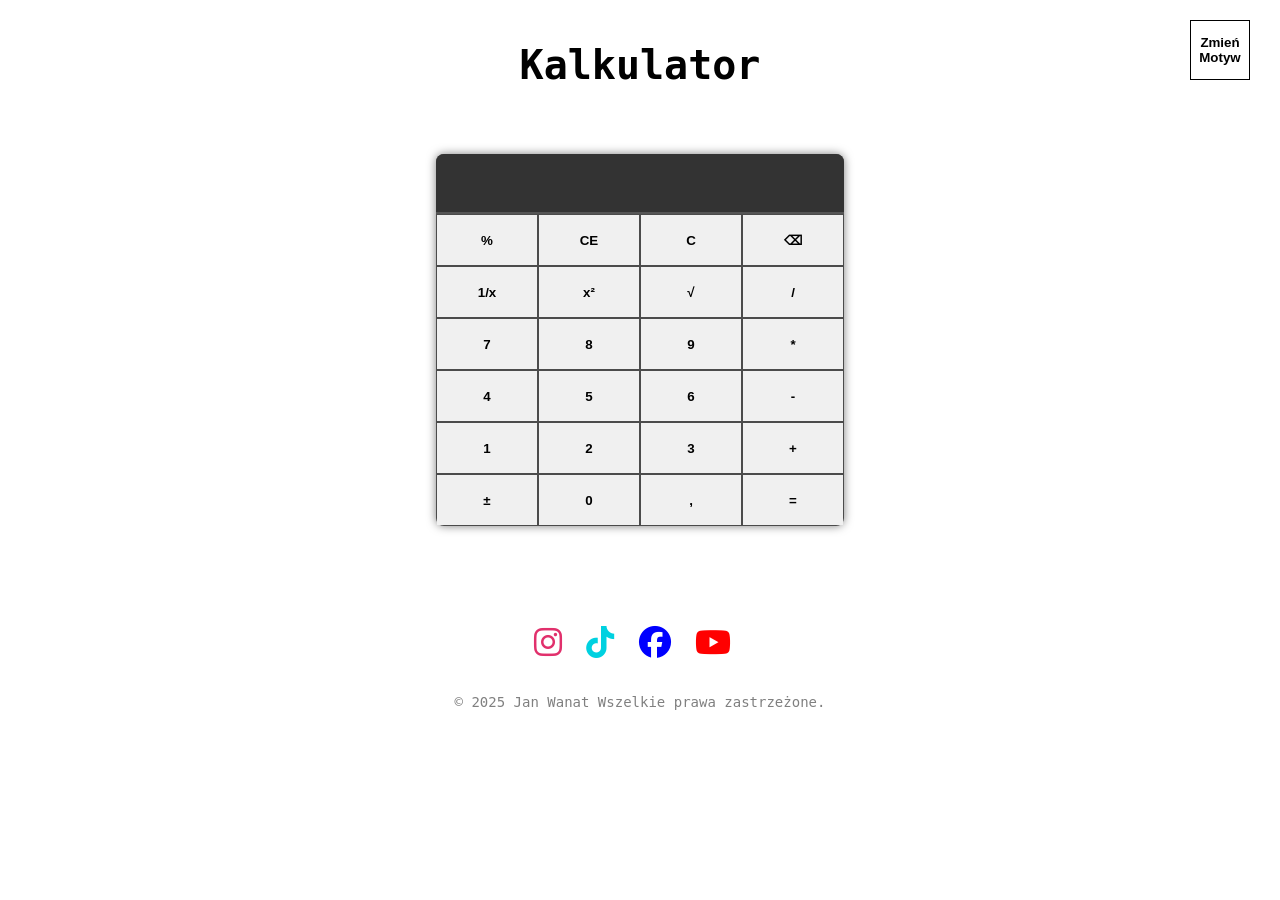
<file: kalkulator.html>
<!DOCTYPE html>
<html lang="en">
<head>
    <meta charset="UTF-8">
    <meta name="viewport" content="width=device-width, initial-scale=1.0">
    <title>Calculator App</title>
    <link rel="stylesheet" href="https://cdnjs.cloudflare.com/ajax/libs/font-awesome/6.5.0/css/all.min.css">
    <link rel="stylesheet" href="style.css">
    <script src="script.js" defer></script>
    <link rel="shortcut icon" href="favic.png" type="image/x-icon">
</head>
<body>
    <header>
        <section>
            <h1 id="napis" >Kalkulator</h1>
        </section>
        <section>
            <button id="guzik">Zmień Motyw</button>   
        </section>

    </header>
    <main>
        <section id="kalkulator">
            <section id="mainwynik">
                <input type="text" name="wynik" id="display" disabled>
            </section>
            <section id="liczby">
                <table>
                    <tr>
                        <td><button onclick="percent()">%</button></td>
                        <td><button onclick="clearEntry()">CE</button></td>
                        <td><button onclick="clearAll()">C</button></td>
                        <td><button onclick="backspace()">⌫</button></td>
                    </tr>
                    <tr>
                        <td><button onclick="jedenprzezx()">1/x</button></td>
                        <td><button onclick="square()">x²</button></td>
                        <td><button onclick="sqrt()">√</button></td>
                        <td><button onclick="press('/')">/</button></td>
                    </tr>
                    <tr>
                        <td><button onclick="press('7')">7</button></td>
                        <td><button onclick="press('8')">8</button></td>
                        <td><button onclick="press('9')">9</button></td>
                        <td><button onclick="press('*')">*</button></td>
                    </tr>
                    <tr>
                        <td><button onclick="press('4')">4</button></td>
                        <td><button onclick="press('5')">5</button></td>
                        <td><button onclick="press('6')">6</button></td>
                        <td><button onclick="press('-')">-</button></td>
                    </tr>
                    <tr>
                        <td><button onclick="press('1')">1</button></td>
                        <td><button onclick="press('2')">2</button></td>
                        <td><button onclick="press('3')">3</button></td>
                        <td><button onclick="press('+')">+</button></td>
                    </tr>
                    <tr>
                        <td><button onclick="negate()">±</button></td>
                        <td><button onclick="press('0')">0</button></td>
                        <td><button onclick="press('.')">,</button></td>
                        <td><button onclick="calculate()">=</button></td>
                    </tr>
                </table>
            </section>
            
        </section>
    </main>
    <footer style="margin: 0%;">
        <section id="social">
            <p>
            <a  style="color: #E1306C; margin-right: 15px; text-decoration: none;" target="_blank" href="">
                <i class="fab fa-instagram fa-2x"></i>
            </a>
            <a style="color: #00d1e0; margin-right: 15px; text-decoration: none;" target="_blank" href="">
                <i class="fab fa-tiktok fa-2x"></i>
            </a>
            <a style="color: blue; margin-right: 15px; text-decoration: none;"  target="_blank" href="">
                <i class="fab fa-facebook fa-2x"></i>
            </a>
            <a style="color: red; margin-right: 15px; text-decoration: none;" target="_blank" href="">
                <i class="fab fa-youtube fa-2x"></i>
            </a>
            <br>
        </p>
        </section>
        <section id="copy">
            <br>
            <p id="copy">© 2025 Jan Wanat Wszelkie prawa zastrzeżone.</p>
        </section>
        
    </footer>
</body>

</html>
</file>
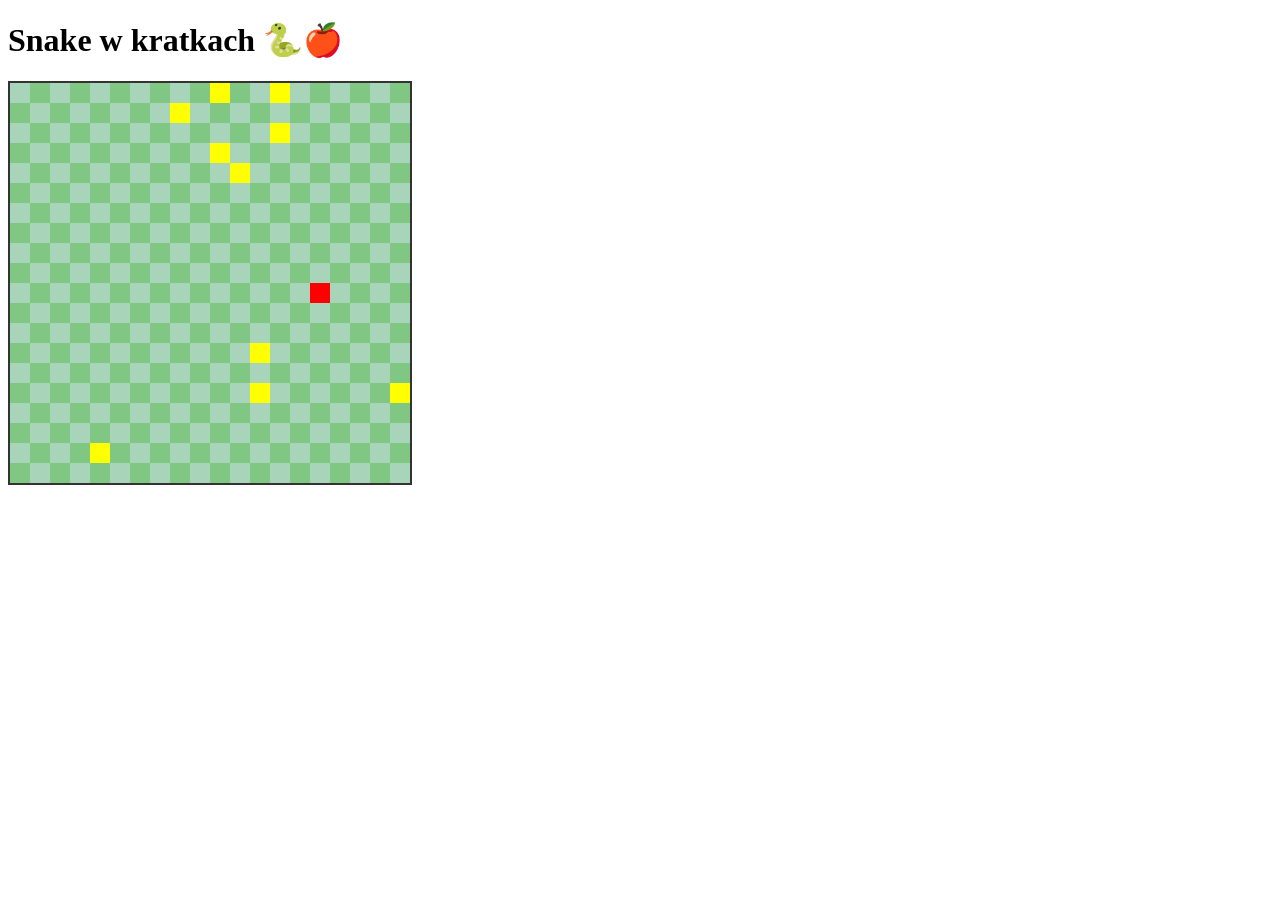
<file: snake.html>
<!DOCTYPE html>
<html>
<body>

<style>
  #board {
    width: 400px;
    height: 400px;
    display: grid;
    grid-template-columns: repeat(20, 20px);
    grid-template-rows: repeat(20, 20px);
    border: 2px solid #333;
    margin-top: 20px;
    position: relative;
    background-color: #eee;
  }
  .food {
    width: 20px;
    height: 20px;
    background-color: yellow;
    position: absolute;
  }
  .snake-segment {
    width: 20px;
    height: 20px;
    background-color: red;
    position: absolute;
  }
</style>

<h1>Snake w kratkach 🐍🍎</h1>
<div id="board"></div>

<script>
const board = document.getElementById("board");

const CELL_SIZE = 20; // rozmiar kratki
const GRID_COUNT = 20;
const FOOD_COUNT = 10;

// wąż
let snake = [{x: 10, y: 10}]; // pozycja w kratkach
let direction = "right";
let nextDirection = "right";

// jedzenie
let foods = [];

// generowanie jedzenia
function spawnFood() {
  while (foods.length < FOOD_COUNT) {
    const fx = Math.floor(Math.random() * GRID_COUNT);
    const fy = Math.floor(Math.random() * GRID_COUNT);
    if (!snake.some(seg => seg.x === fx && seg.y === fy) &&
        !foods.some(f => f.x === fx && f.y === fy)) {
      foods.push({x: fx, y: fy});
    }
  }
}

// sterowanie - zapisujemy kierunek, ale zmiana nastąpi w kolejnej kratce
document.addEventListener("keydown", (e) => {
  switch (e.key.toLowerCase()) {
    case "w": if (direction !== "down") nextDirection = "up"; break;
    case "s": if (direction !== "up") nextDirection = "down"; break;
    case "a": if (direction !== "right") nextDirection = "left"; break;
    case "d": if (direction !== "left") nextDirection = "right"; break;
  }
});

// rysowanie węża i jedzenia
function draw() {
  board.innerHTML = "";

  // szachownica
  for (let y = 0; y < GRID_COUNT; y++) {
    for (let x = 0; x < GRID_COUNT; x++) {
      const cell = document.createElement("div");
      cell.style.width = CELL_SIZE + "px";
      cell.style.height = CELL_SIZE + "px";
      cell.style.position = "absolute";
      cell.style.left = x * CELL_SIZE + "px";
      cell.style.top = y * CELL_SIZE + "px";
      cell.style.backgroundColor = (x + y) % 2 === 0 ? "#a8d5ba" : "#81c784";
      board.appendChild(cell);
    }
  }

  // jedzenie
  foods.forEach(f => {
    const fDiv = document.createElement("div");
    fDiv.className = "food";
    fDiv.style.left = f.x * CELL_SIZE + "px";
    fDiv.style.top = f.y * CELL_SIZE + "px";
    board.appendChild(fDiv);
  });

  // wąż
  snake.forEach(seg => {
    const sDiv = document.createElement("div");
    sDiv.className = "snake-segment";
    sDiv.style.left = seg.x * CELL_SIZE + "px";
    sDiv.style.top = seg.y * CELL_SIZE + "px";
    board.appendChild(sDiv);
  });
}

// ruch węża po kratkach
function move() {
  direction = nextDirection; // zmiana kierunku dopiero przy nowym kroku

  const head = {...snake[0]};

  if (direction === "up") head.y -= 1;
  if (direction === "down") head.y += 1;
  if (direction === "left") head.x -= 1;
  if (direction === "right") head.x += 1;

  // kolizja ze ścianą
  if (head.x < 0 || head.x >= GRID_COUNT || head.y < 0 || head.y >= GRID_COUNT) {
    alert("Game Over! Uderzyłeś w ścianę.");
    window.location.reload();
  }

  // kolizja z samym sobą
  const segmentsToCheck = snake.slice(0, -1);
  if (segmentsToCheck.some(seg => seg.x === head.x && seg.y === head.y)) {
    alert("Game Over! Uderzyłeś w siebie.");
    window.location.reload();
  }

  snake.unshift(head);

  // jedzenie
  const eatenIndex = foods.findIndex(f => f.x === head.x && f.y === head.y);
  if (eatenIndex >= 0) {
    foods.splice(eatenIndex, 1);
    spawnFood();
  } else {
    snake.pop();
  }

  draw();
}

// start
spawnFood();
draw();
setInterval(move, 200); // wolniejszy, ale krok po kratce
</script>

</body>
</html>
</file>
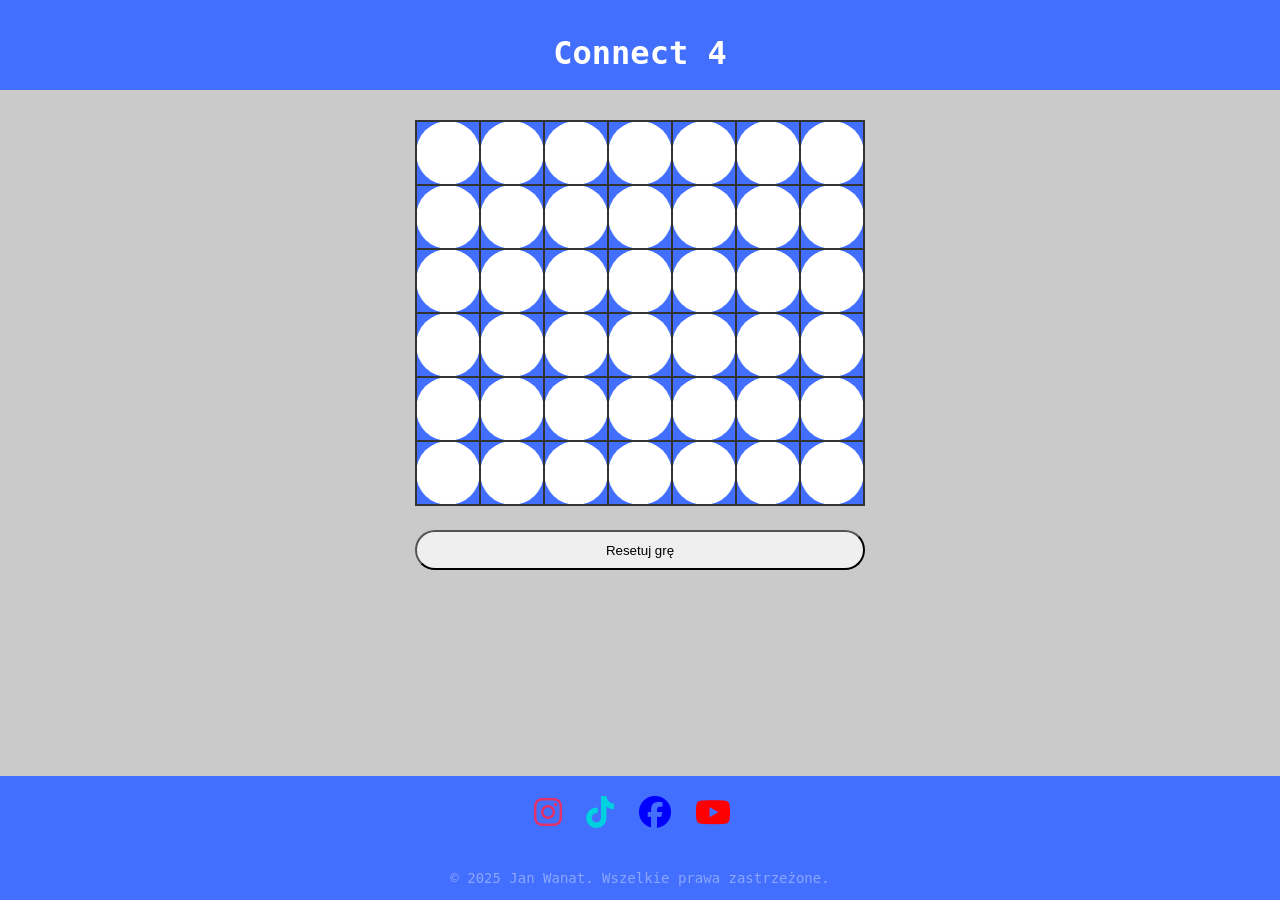
<file: projekty/connect/connect4.html>
<!DOCTYPE html>
<html lang="pl-PL">
<head>
    <meta charset="UTF-8">
    <meta name="viewport" content="width=device-width, initial-scale=1.0">
    <title>Connect 4</title>
    <link rel="stylesheet" href="https://cdnjs.cloudflare.com/ajax/libs/font-awesome/6.5.0/css/all.min.css">
    <link rel="stylesheet" href="style.css">
    <link rel="shortcut icon" href="favic.png" type="image/x-icon">
</head>
<body>
    <header>
        <h1>Connect 4</h1>
    </header>
    <main>
        <section id="plansza">
            <table id="board"></table>
            <p id="message"></p>
            <br>
            <button id="reset" onclick="resetGame()">Resetuj grę</button>
        </section>
    </main>
    <footer style="margin: 0%;">
    <section id="social">
        <p>
            <a  style="color: #E1306C; margin-right: 15px; text-decoration: none;" target="_blank" href="">
                <i class="fab fa-instagram fa-2x"></i>
            </a>
            <a style="color: #00d1e0; margin-right: 15px; text-decoration: none;" target="_blank" href="">
                <i class="fab fa-tiktok fa-2x"></i>
            </a>
            <a style="color: blue; margin-right: 15px; text-decoration: none;"  target="_blank" href="">
                <i class="fab fa-facebook fa-2x"></i>
            </a>
            <a style="color: red; margin-right: 15px; text-decoration: none;" target="_blank" href="">
                <i class="fab fa-youtube fa-2x"></i>
            </a>
            <br>
        </p>
        </section>
        <section id="copy">
            <br>
            <p id="copy">© 2025 Jan Wanat. Wszelkie prawa zastrzeżone.</p>
        </section>
    </footer>
</body>
<script src="script.js"></script>
</html>
</file>
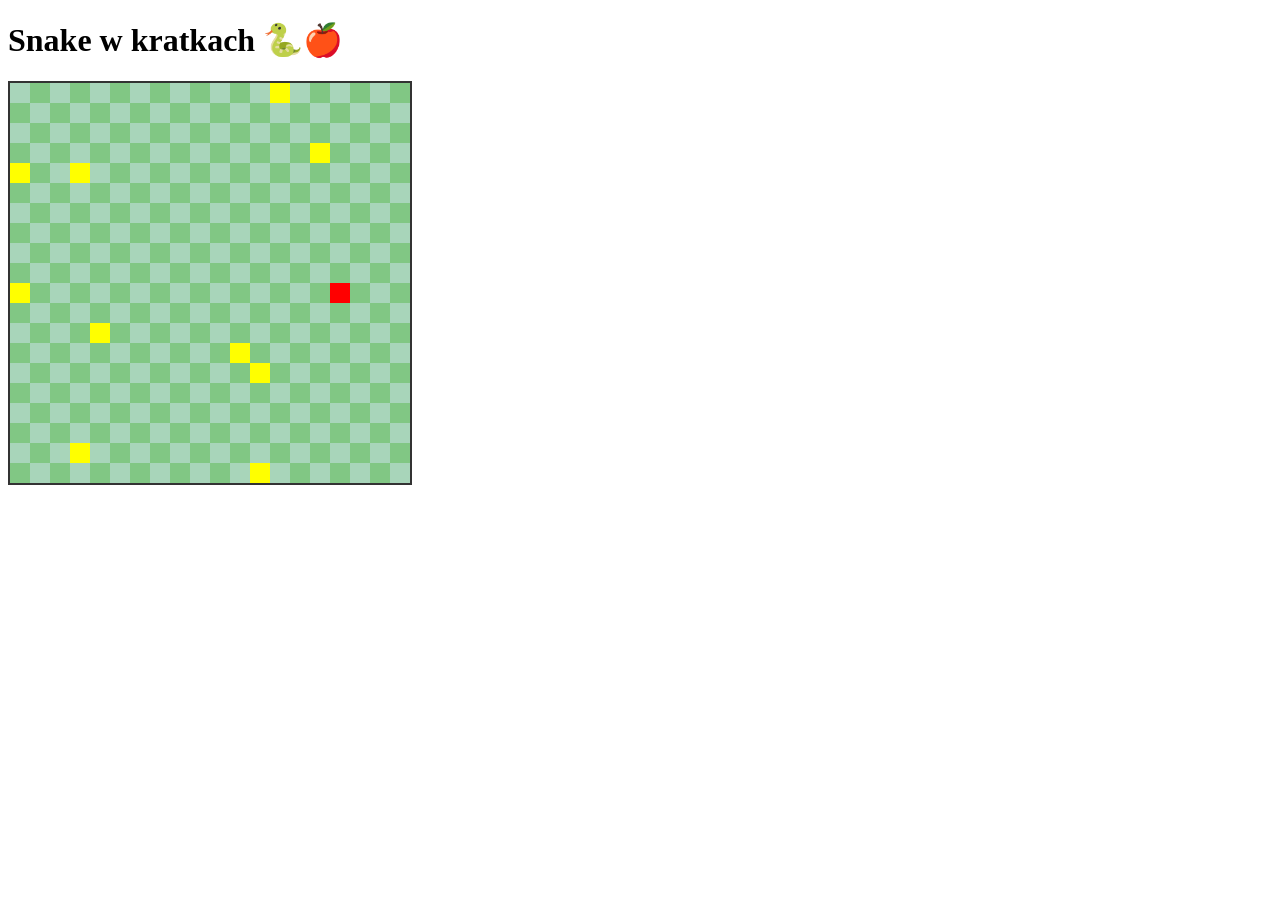
<file: projekty/snake/snake.html>
<!DOCTYPE html>
<html>
<body>

<style>
  #board {
    width: 400px;
    height: 400px;
    display: grid;
    grid-template-columns: repeat(20, 20px);
    grid-template-rows: repeat(20, 20px);
    border: 2px solid #333;
    margin-top: 20px;
    position: relative;
    background-color: #eee;
  }
  .food {
    width: 20px;
    height: 20px;
    background-color: yellow;
    position: absolute;
  }
  .snake-segment {
    width: 20px;
    height: 20px;
    background-color: red;
    position: absolute;
  }
</style>

<h1>Snake w kratkach 🐍🍎</h1>
<div id="board"></div>

<script>
const board = document.getElementById("board");

const CELL_SIZE = 20; // rozmiar kratki
const GRID_COUNT = 20;
const FOOD_COUNT = 10;

// wąż
let snake = [{x: 10, y: 10}]; // pozycja w kratkach
let direction = "right";
let nextDirection = "right";

// jedzenie
let foods = [];

// generowanie jedzenia
function spawnFood() {
  while (foods.length < FOOD_COUNT) {
    const fx = Math.floor(Math.random() * GRID_COUNT);
    const fy = Math.floor(Math.random() * GRID_COUNT);
    if (!snake.some(seg => seg.x === fx && seg.y === fy) &&
        !foods.some(f => f.x === fx && f.y === fy)) {
      foods.push({x: fx, y: fy});
    }
  }
}

// sterowanie - zapisujemy kierunek, ale zmiana nastąpi w kolejnej kratce
document.addEventListener("keydown", (e) => {
  switch (e.key.toLowerCase()) {
    case "w": if (direction !== "down") nextDirection = "up"; break;
    case "s": if (direction !== "up") nextDirection = "down"; break;
    case "a": if (direction !== "right") nextDirection = "left"; break;
    case "d": if (direction !== "left") nextDirection = "right"; break;
  }
});

// rysowanie węża i jedzenia
function draw() {
  board.innerHTML = "";

  // szachownica
  for (let y = 0; y < GRID_COUNT; y++) {
    for (let x = 0; x < GRID_COUNT; x++) {
      const cell = document.createElement("div");
      cell.style.width = CELL_SIZE + "px";
      cell.style.height = CELL_SIZE + "px";
      cell.style.position = "absolute";
      cell.style.left = x * CELL_SIZE + "px";
      cell.style.top = y * CELL_SIZE + "px";
      cell.style.backgroundColor = (x + y) % 2 === 0 ? "#a8d5ba" : "#81c784";
      board.appendChild(cell);
    }
  }

  // jedzenie
  foods.forEach(f => {
    const fDiv = document.createElement("div");
    fDiv.className = "food";
    fDiv.style.left = f.x * CELL_SIZE + "px";
    fDiv.style.top = f.y * CELL_SIZE + "px";
    board.appendChild(fDiv);
  });

  // wąż
  snake.forEach(seg => {
    const sDiv = document.createElement("div");
    sDiv.className = "snake-segment";
    sDiv.style.left = seg.x * CELL_SIZE + "px";
    sDiv.style.top = seg.y * CELL_SIZE + "px";
    board.appendChild(sDiv);
  });
}

// ruch węża po kratkach
function move() {
  direction = nextDirection; // zmiana kierunku dopiero przy nowym kroku

  const head = {...snake[0]};

  if (direction === "up") head.y -= 1;
  if (direction === "down") head.y += 1;
  if (direction === "left") head.x -= 1;
  if (direction === "right") head.x += 1;

  // kolizja ze ścianą
  if (head.x < 0 || head.x >= GRID_COUNT || head.y < 0 || head.y >= GRID_COUNT) {
    alert("Game Over! Uderzyłeś w ścianę.");
    window.location.reload();
  }

  // kolizja z samym sobą
  const segmentsToCheck = snake.slice(0, -1);
  if (segmentsToCheck.some(seg => seg.x === head.x && seg.y === head.y)) {
    alert("Game Over! Uderzyłeś w siebie.");
    window.location.reload();
  }

  snake.unshift(head);

  // jedzenie
  const eatenIndex = foods.findIndex(f => f.x === head.x && f.y === head.y);
  if (eatenIndex >= 0) {
    foods.splice(eatenIndex, 1);
    spawnFood();
  } else {
    snake.pop();
  }

  draw();
}

// start
spawnFood();
draw();
setInterval(move, 200); // wolniejszy, ale krok po kratce
</script>

</body>
</html>
</file>
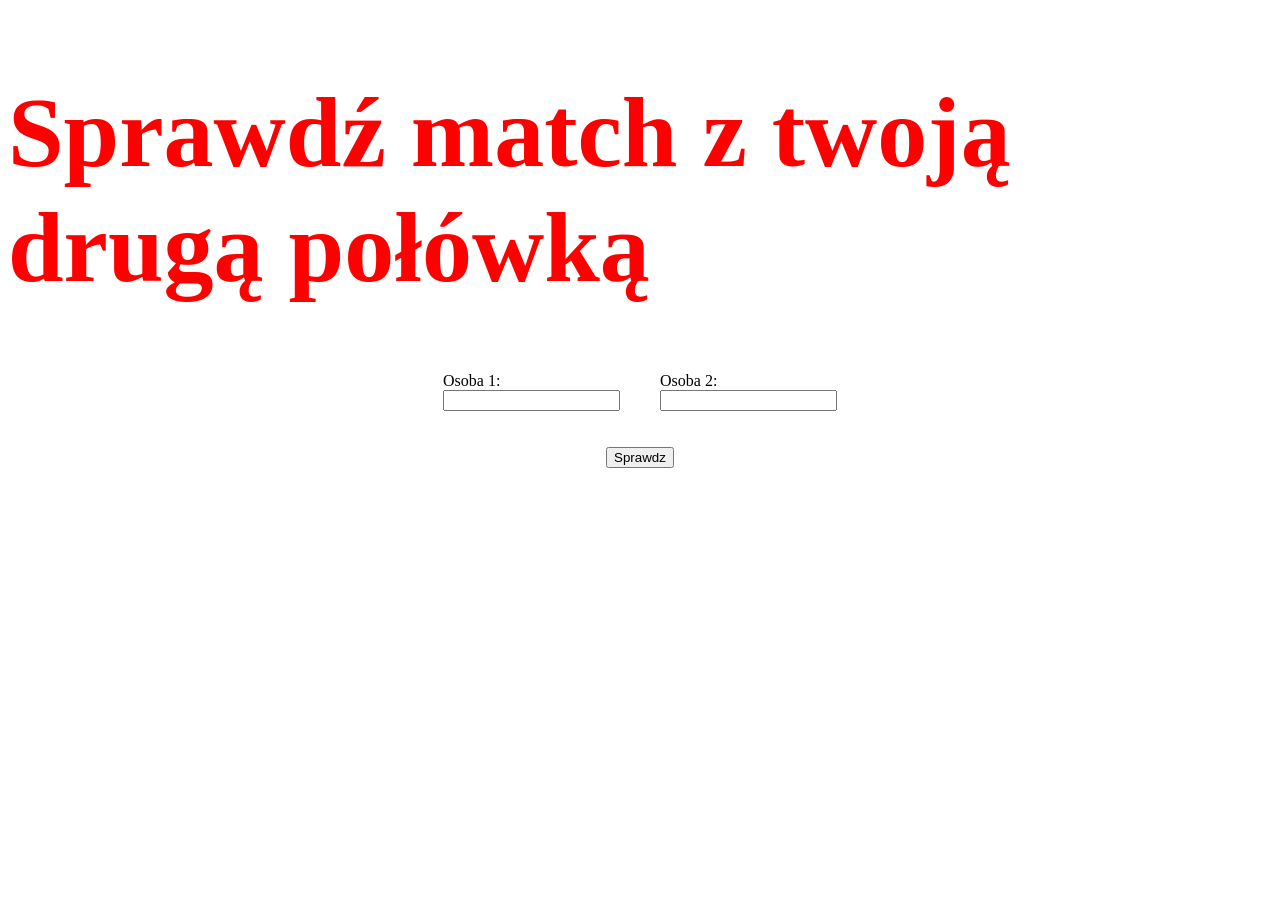
<file: projekty/tictactoe/natalia.html>
<!DOCTYPE html>
<html lang="pl">
<head>
    <meta charset="UTF-8">
    <meta name="viewport" content="width=device-width, initial-scale=1.0">
    <title>Natalia Kocha Nicolasa</title>
</head>
<body>
    <main>
        <div style="display: flex; justify-content: center;">
            <h1 style="color: red; font-size: 100px;">Sprawdź match z twoją drugą połówką</h1>
        </div>
        <div style="display: flex; justify-content: center;">
            <div>
                <label for="osoba1">Osoba 1:</label>
                <br>
                <input type="text" name="osoba1" id="osoba1">
            </div>
            <div style="margin-left: 40px;">
                <label for="osoba2">Osoba 2:</label>
                <br>
                <input type="text" name="osoba2" id="osoba2">
            </div>
            
        </div>
        <br><br>
        <div style="display: flex; justify-content: center;">
            <button onclick="sprawdz()">Sprawdz</button>
        </div>
        <div style="display: flex; justify-content: center;">
            <h2 id="wynik"></h2>
        </div>
        
    </main>
</body>
<script src="java.js"></script>
</html>
</file>
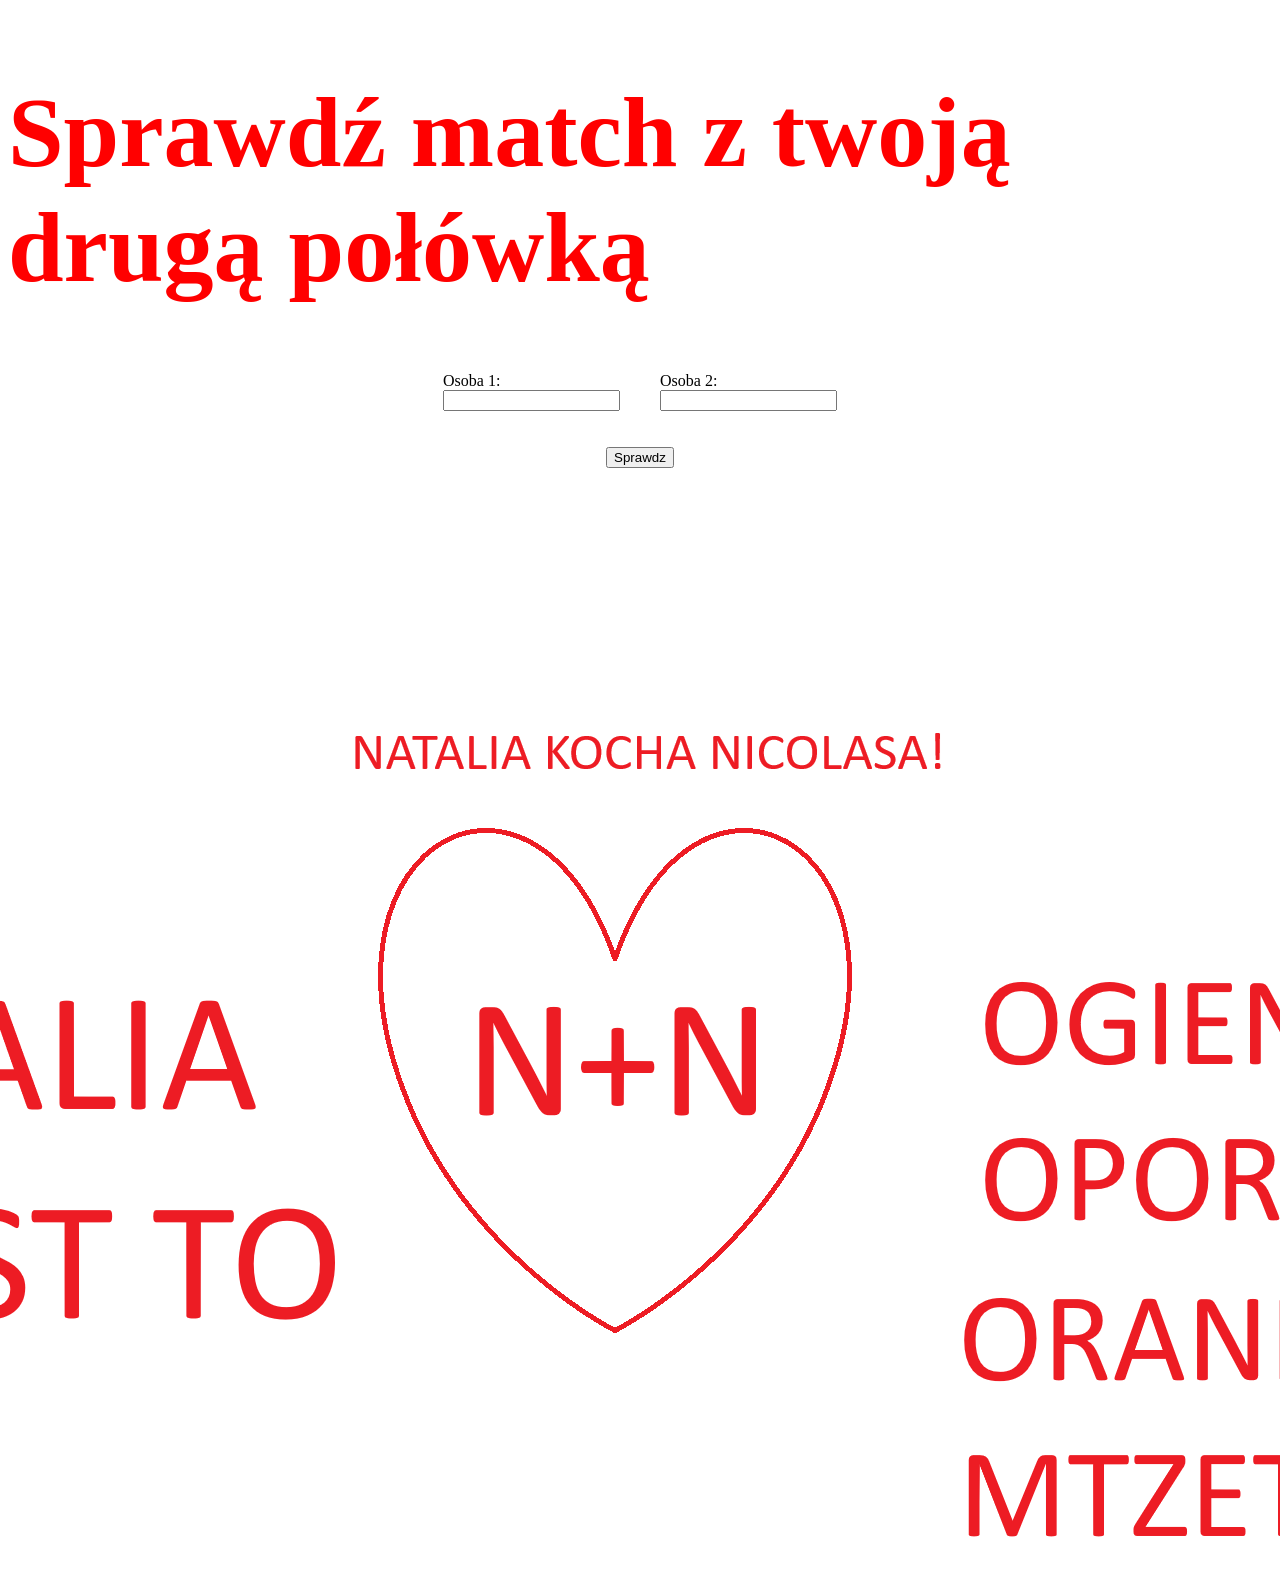
<file: projekty/tictactoe/nataliaaa69.html>
<!DOCTYPE html>
<html lang="pl">
<head>
    <meta charset="UTF-8">
    <meta name="viewport" content="width=device-width, initial-scale=1.0">
    <title>Natalia Kocha Nicolasa</title>
</head>
<body>
    <main>
        <div style="display: flex; justify-content: center;">
            <h1 style="color: red; font-size: 100px;">Sprawdź match z twoją drugą połówką</h1>
        </div>
        <div style="display: flex; justify-content: center;">
            <div>
                <label for="osoba1">Osoba 1:</label>
                <br>
                <input type="text" name="osoba1" id="osoba1">
            </div>
            <div style="margin-left: 40px;">
                <label for="osoba2">Osoba 2:</label>
                <br>
                <input type="text" name="osoba2" id="osoba2">
            </div>
            
        </div>
        <br><br>
        <div style="display: flex; justify-content: center;">
            <button onclick="sprawdz()">Sprawdz</button>
        </div>
        <div style="display: flex; justify-content: center;">
            <h2 id="wynik"></h2>
        </div>
        <div style="display: flex; justify-content: center;">
            <img src="TAPETA.png" alt="">
        </div>
        
    </main>
</body>
<script src="java.js"></script>
</html>
</file>
<file: style.css>
body {
  background-color: white;
  color: black;
  margin: 0;
  padding: 0;
  font-family: Andale Mono, monospace;
  transition: 0.3s ease;
}

body.white-mode {
  background-color: black;
  color: white;
}

body.white-mode #kalkulator {
  background-color: #222;
}
#napis{
    text-align: center;
    position: absolute;
    display: flex;
    justify-content: center;
    align-items: center;
    margin: 0, auto;
    left: 50%;
    right: 50%;
    font-size: 40px;
}
#guzik{
    width: 60px;
    height: 60px;
    cursor: pointer;
    transition: background-color 0.3s ease;
    transition: 0.3s ease;
    text-align: center;
    position: absolute;
    right: 30px;
    background-color: white;
    border: 1px solid black;
}
body.white-mode #guzik{
    background-color: black;
    border: 1px solid white;
    color: white;
}

body.white-mode #guzik:hover{
    background-color: white;
    border: 1px solid black;
    color: black;
}

#guzik:hover{
    border-radius: 20px;
    background-color: black;
    color: white;
}


header {
  text-align: center;
  padding: 20px;
  height: 50px;
  line-height: 25px;
  transition: color 0.3s ease;
  display: flex;
}

body.white-mode header {
  color: white;
}

table {
  border-collapse: collapse;
  padding: 0;
  margin: 0;
}

td {
  width: 100px;
  height: 50px;
  font-weight: bold;
}

button {
  width: 100%;
  height: 100%;
  font-weight: bold;
  transition: background-color 0.3s ease, color 0.3s ease;
  background-color: #f0f0f0;
  color: black;
  border: none;
  cursor: pointer;
}

body.white-mode button {
  background-color: #444;
  color: white;
}

button:hover {
  background-color: rgb(255, 249, 161);
}

body.white-mode button:hover {
  background-color: rgb(255, 249, 161);
  color: black;
}

#eq {
  background-color: rgb(173, 202, 255);
}

#eq:hover {
  background-color: rgb(255, 161, 161);
}

main {
  display: flex;
  justify-content: center;
  align-items: center;
  height: 500px;
}

#kalkulator {
  background-color: rgb(75, 75, 75);
  padding: 0;
  margin: 0;
  border-radius: 8px;
  box-shadow: 0 0 10px rgba(0,0,0,0.5);
  transition: background-color 0.3s ease;
}

#mainwynik {
  height: 60px;
  padding: 0 10px;
  margin: 0;
  width: 100%;
  display: flex;
  align-items: center;
  justify-content: flex-end;
  background-color: #333;
  border-bottom: 2px solid #555;
  box-sizing: border-box;
  border-radius: 8px 8px 0 0;
}

body.white-mode #mainwynik {
  background-color: #111;
  border-bottom: 2px solid #777;
}

#display {
  width: 100%;
  border: none;
  background: transparent;
  font-weight: bold;
  font-size: 30px;
  text-align: right;
  color: white;
  outline: none;
  pointer-events: none;
  font-family: monospace;
}

body.white-mode #display {
  color: #fff9c4;
}

#social {
  display: flex;
  justify-content: center;
  margin-top: 20px;
}

#copy {
  display: flex;
  justify-content: center;
  margin-top: 10px;
  font-size: 14px;
  color: gray;
}

body.white-mode #copy {
  color: #ccc;
}
</file>
<file: projekty/connect/style.css>
body {
  background-color: rgb(202, 202, 202);
  color: black;
  margin: 0;
  padding: 0;
  font-family: Andale Mono, monospace;
  transition: 0.3s ease;
}
table{
    background-color: rgb(67, 111, 255);
  border-collapse: collapse;
}
td{
  width: 60px;
  height: 60px;
  border: 2px solid #333;
  background: #fff; border-radius: 50%;
  cursor: pointer;
}

.R { 
  background: red; 
}
.Y { 
  background: yellow; 
}
main{
  display: flex;
  justify-content: center;
  align-items: center;
}

#plansza{
  margin-top: 30px;
}
#message{
  width: 100%;
  text-align: center;
  margin: 0;
  margin-top: 5px;
}

td:hover{
  background-color: rgb(217, 217, 217);
}

#reset{
  width: 100%;
  height: 40px;
  border-radius: 20px;
}

#reset:hover{
  background-color: rgb(18, 26, 113);
  color: white;
}
header {
    color: #ffffff;
  background-color: rgb(67, 111, 255);  
  text-align: center;
  padding: 20px;
  height: 50px;
  line-height: 25px;
  transition: color 0.3s ease;
}
footer{
    background-color: rgb(67, 111, 255);
    position:absolute;
    width:100%;
    bottom:0px;
}
#social {
  text-align: center;
  margin-top: 20px;
}
#copy {
  text-align: center;
  margin-top: 10px;
  font-size: 14px;
  color: rgb(138, 166, 255);
}
</file>
